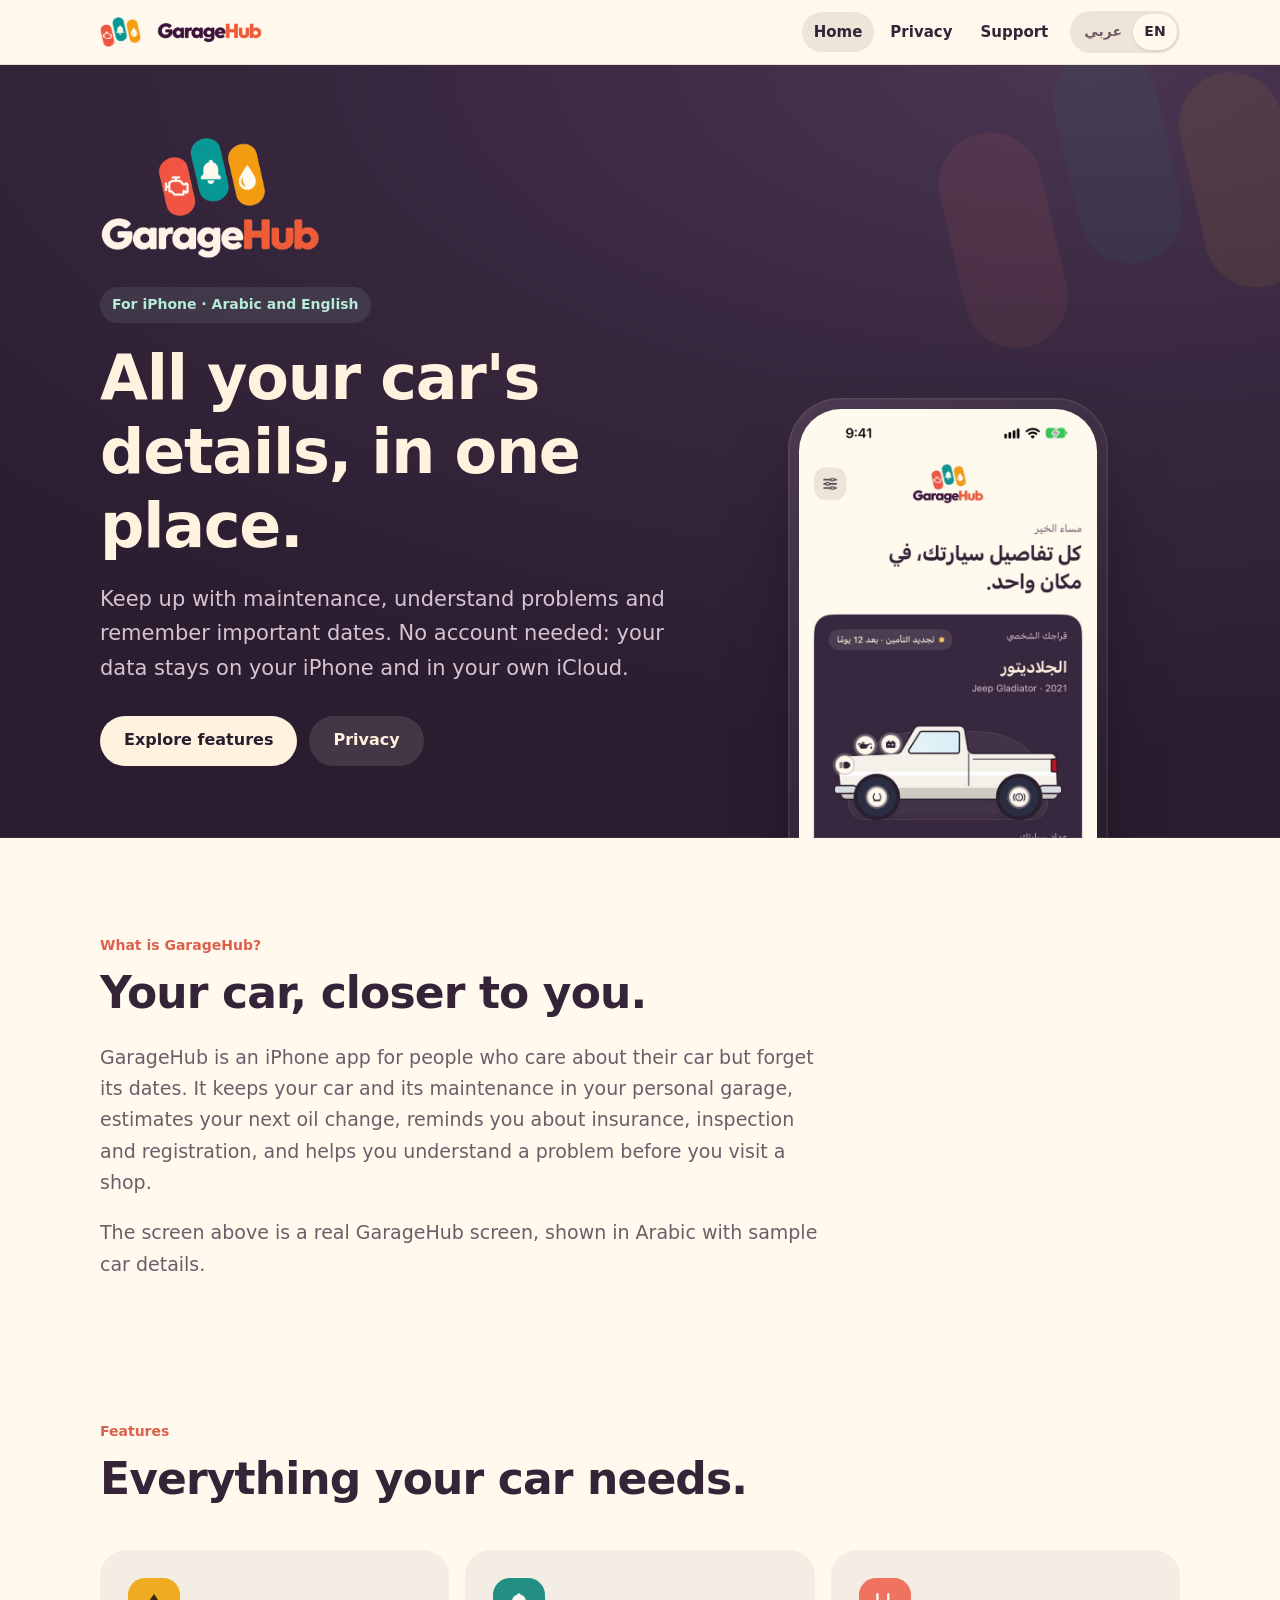
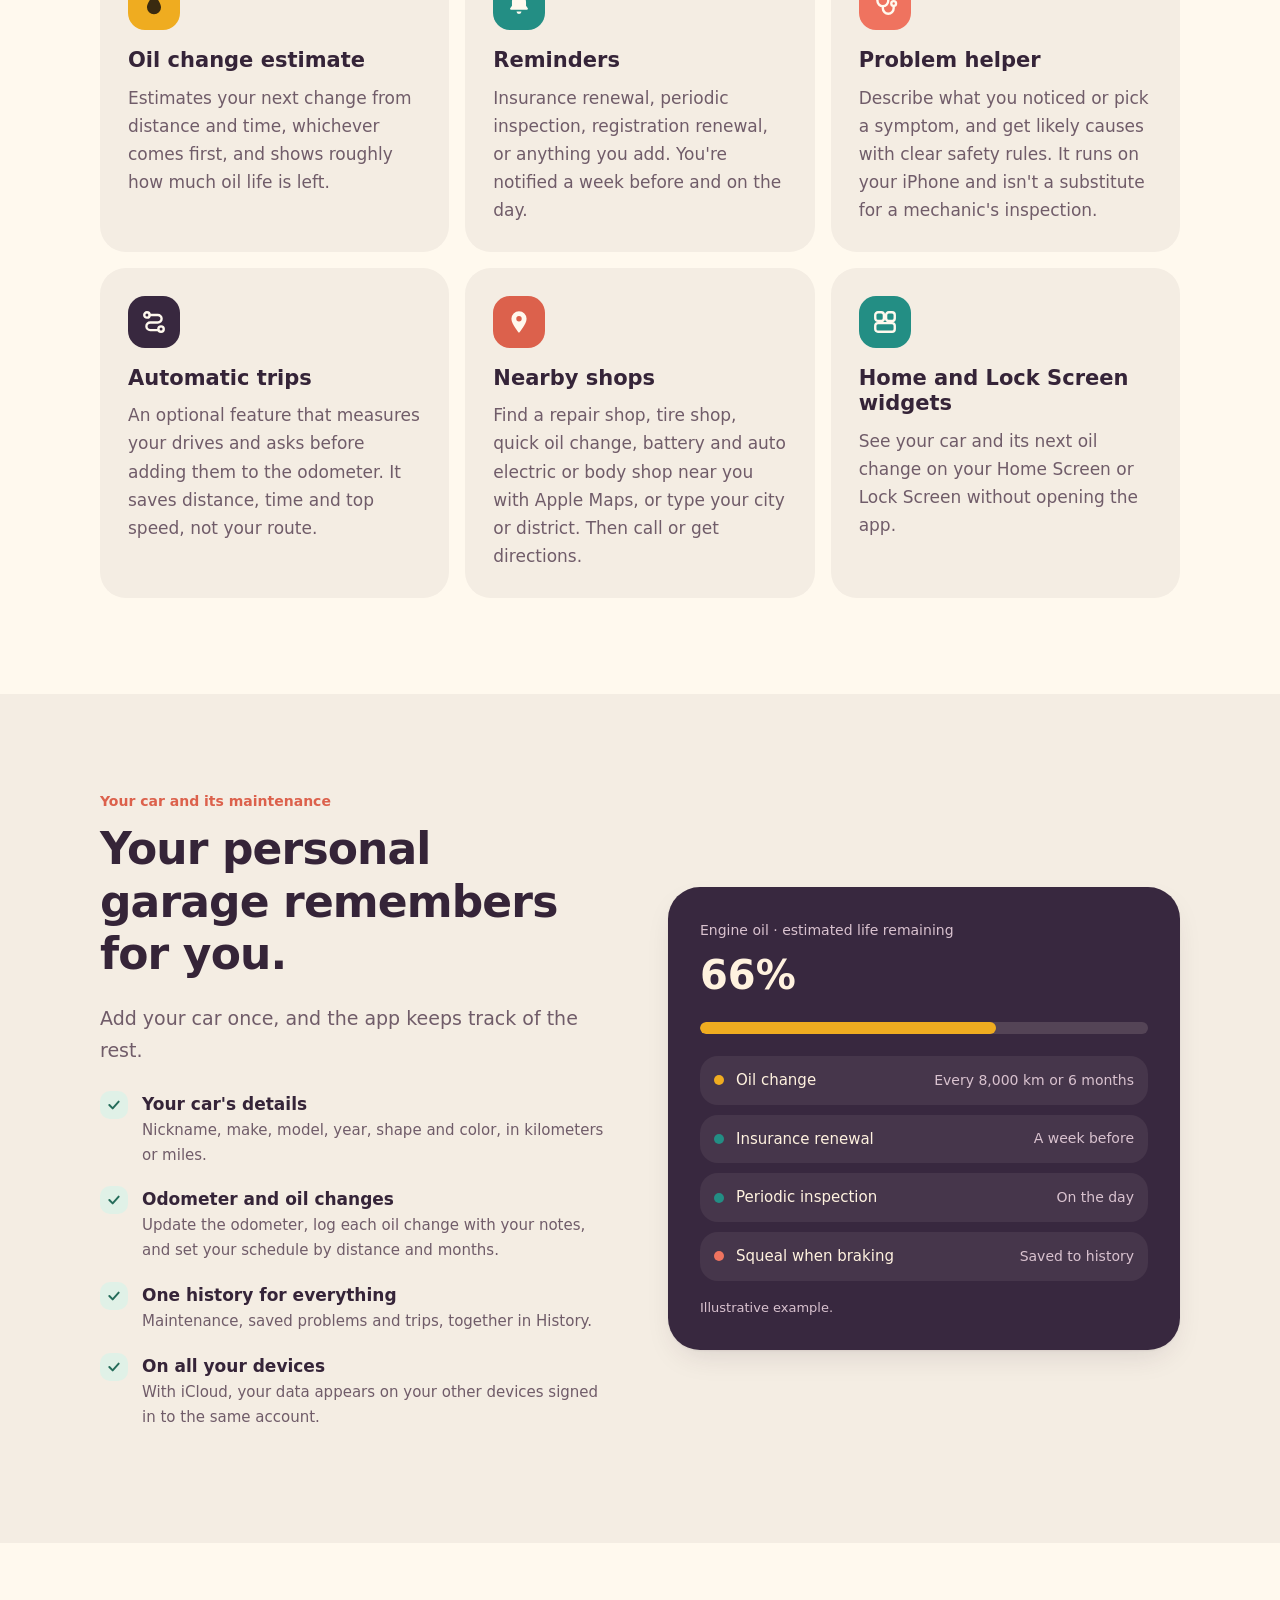
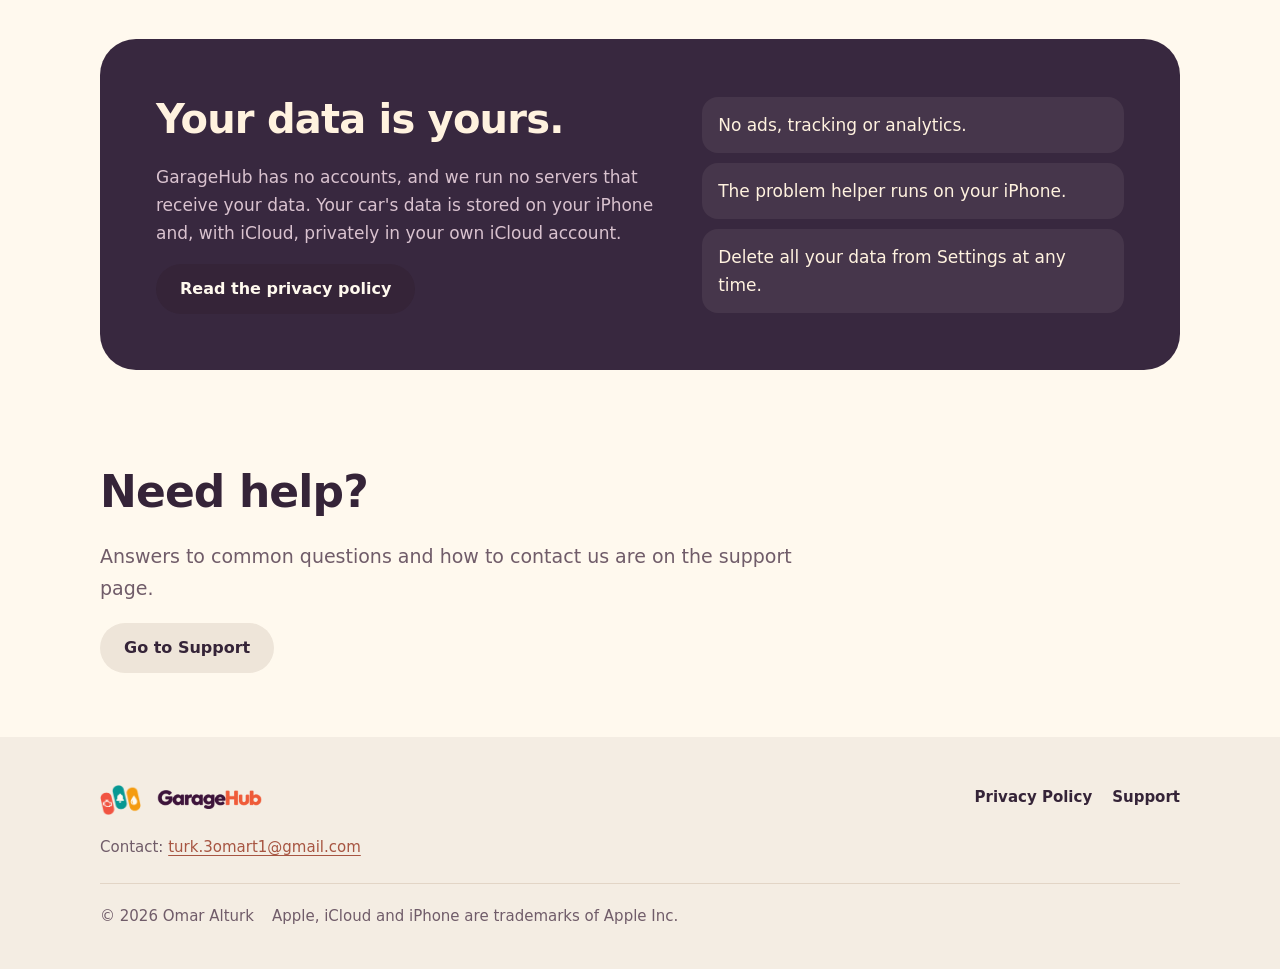
<file: index.html>
<!doctype html>
<html lang="ar" dir="rtl" data-title-ar="GarageHub · كل تفاصيل سيارتك، في مكان واحد" data-title-en="GarageHub · All your car's details, in one place">
<head>
<meta charset="utf-8">
<meta name="viewport" content="width=device-width, initial-scale=1, viewport-fit=cover">
<title>GarageHub · All your car's details, in one place · كل تفاصيل سيارتك، في مكان واحد</title>
<meta name="description" content="GarageHub is an iPhone app for your car: oil change estimates, maintenance reminders, automatic trips, a problem helper and nearby repair shops, in Arabic and English. تطبيق آيفون لسيارتك: موعد تغيير الزيت، التذكيرات، المشاوير، فهم المشاكل والورش القريبة.">
<meta name="theme-color" content="#FFF9EE" media="(prefers-color-scheme: light)">
<meta name="theme-color" content="#1D1420" media="(prefers-color-scheme: dark)">
<meta property="og:type" content="website">
<meta property="og:site_name" content="GarageHub">
<meta property="og:title" content="GarageHub">
<meta property="og:description" content="All your car's details, in one place. · كل تفاصيل سيارتك، في مكان واحد.">
<meta property="og:image" content="assets/img/app-icon-512.png">
<meta name="twitter:card" content="summary">
<link rel="icon" type="image/png" sizes="32x32" href="assets/img/favicon-32.png">
<link rel="apple-touch-icon" href="assets/img/app-icon-180.png">
<link rel="stylesheet" href="assets/site.css">
<script src="assets/site.js"></script>
</head>
<body>
<a class="skip" href="#main"><span data-l="ar" lang="ar">انتقل إلى المحتوى</span><span data-l="en" lang="en">Skip to content</span></a>

<header class="site-header">
  <div class="wrap">
    <a class="brand" href="./" aria-label="GarageHub">
      <img class="mark" src="assets/img/mark.png" alt="" width="360" height="266">
      <picture>
        <source srcset="assets/img/wordmark-dark.png" media="(prefers-color-scheme: dark)">
        <img class="word" src="assets/img/wordmark-light.png" alt="GarageHub" width="600" height="108">
      </picture>
    </a>
    <nav class="nav" aria-label="Main · الرئيسية">
      <a class="nav-home" href="./" aria-current="page"><span data-l="ar" lang="ar">الرئيسية</span><span data-l="en" lang="en">Home</span></a>
      <a href="privacy/"><span data-l="ar" lang="ar">الخصوصية</span><span data-l="en" lang="en">Privacy</span></a>
      <a href="support/"><span data-l="ar" lang="ar">الدعم</span><span data-l="en" lang="en">Support</span></a>
      <div class="lang-switch" role="group" aria-label="Language · اللغة">
        <button type="button" data-set-lang="ar" lang="ar" aria-pressed="false">عربي</button>
        <button type="button" data-set-lang="en" lang="en" aria-pressed="false">EN</button>
      </div>
    </nav>
  </div>
</header>

<main id="main">

  <section class="hero on-dark">
    <svg class="capsules" viewBox="0 0 260 210" aria-hidden="true"><g transform="rotate(-13 55 135)"><rect x="20" y="65" width="64" height="135" rx="32" fill="#EF735F"/></g><g transform="rotate(-13 126 97)"><rect x="94" y="13" width="64" height="135" rx="32" fill="#238E84"/></g><g transform="rotate(-13 204 112)"><rect x="172" y="28" width="64" height="135" rx="32" fill="#EFAC20"/></g></svg>
    <div class="wrap">
      <div class="hero-copy">
        <img class="hero-logo" src="assets/img/logo-dark.png" alt="GarageHub" width="600" height="334">
        <div data-l="ar" lang="ar" dir="rtl">
          <span class="eyebrow">تطبيق للآيفون · عربي وإنجليزي</span>
          <h1>كل تفاصيل سيارتك، في مكان واحد.</h1>
          <p class="lead">تابع صيانتها، افهم مشاكلها، وتذكّر مواعيدها في مكان واحد. بدون حساب، وبياناتك على جهازك وفي حساب iCloud الخاص بك.</p>
          <div class="actions">
            <a class="btn btn-primary" href="#features">اكتشف المزايا</a>
            <a class="btn btn-ghost" href="privacy/">الخصوصية</a>
          </div>
        </div>
        <div data-l="en" lang="en" dir="ltr">
          <span class="eyebrow">For iPhone · Arabic and English</span>
          <h1>All your car's details, in one place.</h1>
          <p class="lead">Keep up with maintenance, understand problems and remember important dates. No account needed: your data stays on your iPhone and in your own iCloud.</p>
          <div class="actions">
            <a class="btn btn-primary" href="#features">Explore features</a>
            <a class="btn btn-ghost" href="privacy/">Privacy</a>
          </div>
        </div>
      </div>
      <div class="device">
        <img src="assets/img/screen-garage-ar.jpg" width="1206" height="2622" loading="eager"
             alt="GarageHub's garage screen in Arabic: a car card with the odometer reading and an insurance renewal reminder · شاشة قراجك في GarageHub">
      </div>
    </div>
  </section>

  <section class="section" id="intro">
    <div class="wrap">
      <div class="section-head reveal">
        <div data-l="ar" lang="ar" dir="rtl">
          <span class="kicker">ما هو GarageHub؟</span>
          <h2>سيارتك أقرب لك.</h2>
          <p>GarageHub تطبيق آيفون لمن يهتم بسيارته وينسى مواعيدها. يحفظ تفاصيل سيارتك وصيانتها في قراجك الشخصي، ويقدّر موعد تغيير الزيت، ويذكّرك بالتأمين والفحص الدوري والاستمارة، ويساعدك على فهم المشكلة قبل أن تزور الورشة.</p>
          <p class="device-caption">الصورة أعلاه من شاشة حقيقية في التطبيق، ببيانات سيارة تجريبية.</p>
        </div>
        <div data-l="en" lang="en" dir="ltr">
          <span class="kicker">What is GarageHub?</span>
          <h2>Your car, closer to you.</h2>
          <p>GarageHub is an iPhone app for people who care about their car but forget its dates. It keeps your car and its maintenance in your personal garage, estimates your next oil change, reminds you about insurance, inspection and registration, and helps you understand a problem before you visit a shop.</p>
          <p class="device-caption">The screen above is a real GarageHub screen, shown in Arabic with sample car details.</p>
        </div>
      </div>
    </div>
  </section>

  <section class="section" id="features" style="padding-top:0">
    <div class="wrap">
      <div class="section-head reveal">
        <div data-l="ar" lang="ar" dir="rtl"><span class="kicker">المزايا</span><h2>كل ما تحتاجه لسيارتك.</h2></div>
        <div data-l="en" lang="en" dir="ltr"><span class="kicker">Features</span><h2>Everything your car needs.</h2></div>
      </div>
      <div class="grid">
        <article class="card reveal">
          <div class="icon i-amber" aria-hidden="true"><svg viewBox="0 0 24 24" fill="currentColor"><path d="M12 2.5c-2.3 3.9-6.5 8.7-6.5 12.5a6.5 6.5 0 0 0 13 0c0-3.8-4.2-8.6-6.5-12.5Z"/></svg></div>
          <div data-l="ar" lang="ar" dir="rtl"><h3>موعد تغيير الزيت</h3><p>يقدّر التطبيق موعد التغيير القادم من المسافة والمدة، والأقرب منهما هو المعتمد، ويعرض عمر الزيت المتبقي تقريبًا.</p></div>
          <div data-l="en" lang="en" dir="ltr"><h3>Oil change estimate</h3><p>Estimates your next change from distance and time, whichever comes first, and shows roughly how much oil life is left.</p></div>
        </article>
        <article class="card reveal">
          <div class="icon i-teal" aria-hidden="true"><svg viewBox="0 0 24 24" fill="currentColor"><path d="M12 2a1.6 1.6 0 0 1 1.6 1.5c3.4.7 4.9 3.5 4.9 7v3.2l1.6 2.3c.4.6 0 1.4-.8 1.4H4.7c-.8 0-1.2-.8-.8-1.4l1.6-2.3v-3.2c0-3.5 1.5-6.3 4.9-7A1.6 1.6 0 0 1 12 2Zm-2.3 17h4.6a2.3 2.3 0 0 1-4.6 0Z"/></svg></div>
          <div data-l="ar" lang="ar" dir="rtl"><h3>التذكيرات</h3><p>تجديد التأمين، الفحص الدوري، تجديد الاستمارة، أو أي تذكير تضيفه. يصلك تنبيه قبل الموعد بأسبوع وفي يومه.</p></div>
          <div data-l="en" lang="en" dir="ltr"><h3>Reminders</h3><p>Insurance renewal, periodic inspection, registration renewal, or anything you add. You're notified a week before and on the day.</p></div>
        </article>
        <article class="card reveal">
          <div class="icon i-coral" aria-hidden="true"><svg viewBox="0 0 24 24" fill="none" stroke="currentColor" stroke-width="2.2" stroke-linecap="round" stroke-linejoin="round"><path d="M5 3v6a5 5 0 0 0 10 0V3"/><path d="M10 14v2a5 5 0 0 0 10 0v-2"/><circle cx="20" cy="11.5" r="2.2"/></svg></div>
          <div data-l="ar" lang="ar" dir="rtl"><h3>فهم المشكلة</h3><p>صف ما لاحظته أو اختر عَرَضًا، ويقترح التطبيق أسبابًا محتملة مع قواعد سلامة واضحة. يعمل على جهازك، وليس بديلًا عن فحص المختص.</p></div>
          <div data-l="en" lang="en" dir="ltr"><h3>Problem helper</h3><p>Describe what you noticed or pick a symptom, and get likely causes with clear safety rules. It runs on your iPhone and isn't a substitute for a mechanic's inspection.</p></div>
        </article>
        <article class="card reveal">
          <div class="icon i-plum" aria-hidden="true"><svg viewBox="0 0 24 24" fill="none" stroke="currentColor" stroke-width="2.2" stroke-linecap="round" stroke-linejoin="round"><circle cx="5.5" cy="5.5" r="2.5"/><circle cx="18.5" cy="18.5" r="2.5"/><path d="M8 5.5h7.5a3.5 3.5 0 0 1 0 7h-7a3.5 3.5 0 0 0 0 7H16"/></svg></div>
          <div data-l="ar" lang="ar" dir="rtl"><h3>المشاوير التلقائية</h3><p>ميزة اختيارية تقيس مشاويرك وتسألك قبل إضافة مسافتها إلى العداد. تحفظ المسافة والوقت وأعلى سرعة، وليس مسارك.</p></div>
          <div data-l="en" lang="en" dir="ltr"><h3>Automatic trips</h3><p>An optional feature that measures your drives and asks before adding them to the odometer. It saves distance, time and top speed, not your route.</p></div>
        </article>
        <article class="card reveal">
          <div class="icon i-hub" aria-hidden="true"><svg viewBox="0 0 24 24" fill="currentColor"><path d="M12 2a7 7 0 0 0-7 7c0 5 7 13 7 13s7-8 7-13a7 7 0 0 0-7-7Zm0 9.5A2.5 2.5 0 1 1 12 6.5a2.5 2.5 0 0 1 0 5Z"/></svg></div>
          <div data-l="ar" lang="ar" dir="rtl"><h3>الورش القريبة</h3><p>ابحث عبر خرائط Apple عن ورشة صيانة أو إطارات أو تغيير زيت أو بطاريات وكهرباء أو سمكرة قريبة منك، أو اكتب اسم مدينتك أو حيّك، ثم اتصل أو احصل على الاتجاهات.</p></div>
          <div data-l="en" lang="en" dir="ltr"><h3>Nearby shops</h3><p>Find a repair shop, tire shop, quick oil change, battery and auto electric or body shop near you with Apple Maps, or type your city or district. Then call or get directions.</p></div>
        </article>
        <article class="card reveal">
          <div class="icon i-teal" aria-hidden="true"><svg viewBox="0 0 24 24" fill="none" stroke="currentColor" stroke-width="2.2" stroke-linecap="round" stroke-linejoin="round"><rect x="3" y="3" width="8" height="8" rx="2.5"/><rect x="13" y="3" width="8" height="8" rx="2.5"/><rect x="3" y="13" width="18" height="8" rx="2.5"/></svg></div>
          <div data-l="ar" lang="ar" dir="rtl"><h3>أدوات الشاشة الرئيسية والقفل</h3><p>شاهد سيارتك وموعد تغيير الزيت القادم على الشاشة الرئيسية أو شاشة القفل دون فتح التطبيق.</p></div>
          <div data-l="en" lang="en" dir="ltr"><h3>Home and Lock Screen widgets</h3><p>See your car and its next oil change on your Home Screen or Lock Screen without opening the app.</p></div>
        </article>
      </div>
    </div>
  </section>

  <section class="section" id="maintenance" style="background:var(--surface)">
    <div class="wrap split">
      <div class="reveal">
        <div data-l="ar" lang="ar" dir="rtl">
          <span class="kicker">سيارتك وصيانتها</span>
          <h2 style="font-size:clamp(30px,4.4vw,44px)">قراجك الشخصي يتذكّر عنك.</h2>
          <p style="color:var(--subtext);font-size:19px">أضف سيارتك مرة واحدة، والتطبيق يتابع الباقي.</p>
          <ul class="checks">
            <li><span aria-hidden="true"><svg viewBox="0 0 24 24" fill="none" stroke="currentColor" stroke-width="3" stroke-linecap="round" stroke-linejoin="round"><path d="m5 12 5 5 9-10"/></svg></span><span><b>بيانات سيارتك</b><small>الاسم والشركة والموديل والسنة والشكل واللون، ووحدة المسافة بالكيلومتر أو الميل.</small></span></li>
            <li><span aria-hidden="true"><svg viewBox="0 0 24 24" fill="none" stroke="currentColor" stroke-width="3" stroke-linecap="round" stroke-linejoin="round"><path d="m5 12 5 5 9-10"/></svg></span><span><b>العداد وتغييرات الزيت</b><small>حدّث قراءة العداد وسجّل كل تغيير زيت مع ملاحظاتك، واضبط جدول التغيير بالمسافة والأشهر.</small></span></li>
            <li><span aria-hidden="true"><svg viewBox="0 0 24 24" fill="none" stroke="currentColor" stroke-width="3" stroke-linecap="round" stroke-linejoin="round"><path d="m5 12 5 5 9-10"/></svg></span><span><b>سجل واحد لكل شيء</b><small>الصيانة والمشاكل المحفوظة والمشاوير في صفحة السجل.</small></span></li>
            <li><span aria-hidden="true"><svg viewBox="0 0 24 24" fill="none" stroke="currentColor" stroke-width="3" stroke-linecap="round" stroke-linejoin="round"><path d="m5 12 5 5 9-10"/></svg></span><span><b>على كل أجهزتك</b><small>مع iCloud تظهر بياناتك على أجهزتك الأخرى المسجّلة بنفس الحساب.</small></span></li>
          </ul>
        </div>
        <div data-l="en" lang="en" dir="ltr">
          <span class="kicker">Your car and its maintenance</span>
          <h2 style="font-size:clamp(30px,4.4vw,44px)">Your personal garage remembers for you.</h2>
          <p style="color:var(--subtext);font-size:19px">Add your car once, and the app keeps track of the rest.</p>
          <ul class="checks">
            <li><span aria-hidden="true"><svg viewBox="0 0 24 24" fill="none" stroke="currentColor" stroke-width="3" stroke-linecap="round" stroke-linejoin="round"><path d="m5 12 5 5 9-10"/></svg></span><span><b>Your car's details</b><small>Nickname, make, model, year, shape and color, in kilometers or miles.</small></span></li>
            <li><span aria-hidden="true"><svg viewBox="0 0 24 24" fill="none" stroke="currentColor" stroke-width="3" stroke-linecap="round" stroke-linejoin="round"><path d="m5 12 5 5 9-10"/></svg></span><span><b>Odometer and oil changes</b><small>Update the odometer, log each oil change with your notes, and set your schedule by distance and months.</small></span></li>
            <li><span aria-hidden="true"><svg viewBox="0 0 24 24" fill="none" stroke="currentColor" stroke-width="3" stroke-linecap="round" stroke-linejoin="round"><path d="m5 12 5 5 9-10"/></svg></span><span><b>One history for everything</b><small>Maintenance, saved problems and trips, together in History.</small></span></li>
            <li><span aria-hidden="true"><svg viewBox="0 0 24 24" fill="none" stroke="currentColor" stroke-width="3" stroke-linecap="round" stroke-linejoin="round"><path d="m5 12 5 5 9-10"/></svg></span><span><b>On all your devices</b><small>With iCloud, your data appears on your other devices signed in to the same account.</small></span></li>
          </ul>
        </div>
      </div>

      <div class="panel reveal" aria-hidden="true">
        <div data-l="ar" lang="ar" dir="rtl">
          <div class="label">زيت المحرك · العمر المتبقي تقديرًا</div>
          <div class="big">66%</div>
          <div class="lifebar"><i></i></div>
          <div class="panel-rows">
            <div class="panel-row"><span class="dot" style="background:var(--amber)"></span>تغيير الزيت<span class="when">كل 8,000 كم أو 6 أشهر</span></div>
            <div class="panel-row"><span class="dot" style="background:var(--teal)"></span>تجديد التأمين<span class="when">تذكير قبل أسبوع</span></div>
            <div class="panel-row"><span class="dot" style="background:var(--teal)"></span>الفحص الدوري<span class="when">في يوم الموعد</span></div>
            <div class="panel-row"><span class="dot" style="background:var(--coral)"></span>صوت عند الفرامل<span class="when">محفوظ في السجل</span></div>
          </div>
          <p class="panel-note">مثال توضيحي.</p>
        </div>
        <div data-l="en" lang="en" dir="ltr">
          <div class="label">Engine oil · estimated life remaining</div>
          <div class="big">66%</div>
          <div class="lifebar"><i></i></div>
          <div class="panel-rows">
            <div class="panel-row"><span class="dot" style="background:var(--amber)"></span>Oil change<span class="when">Every 8,000 km or 6 months</span></div>
            <div class="panel-row"><span class="dot" style="background:var(--teal)"></span>Insurance renewal<span class="when">A week before</span></div>
            <div class="panel-row"><span class="dot" style="background:var(--teal)"></span>Periodic inspection<span class="when">On the day</span></div>
            <div class="panel-row"><span class="dot" style="background:var(--coral)"></span>Squeal when braking<span class="when">Saved to history</span></div>
          </div>
          <p class="panel-note">Illustrative example.</p>
        </div>
      </div>
    </div>
  </section>

  <section class="section" id="privacy">
    <div class="wrap">
      <div class="band reveal">
        <div>
          <div data-l="ar" lang="ar" dir="rtl">
            <h2>بياناتك لك.</h2>
            <p>لا يوجد حساب في GarageHub، ولا خوادم لنا تستقبل بياناتك. تُحفظ بيانات سيارتك على جهازك، ومع iCloud تُحفظ نسخة خاصة في حساب iCloud الخاص بك.</p>
            <a class="btn btn-primary" href="privacy/">اقرأ سياسة الخصوصية</a>
          </div>
          <div data-l="en" lang="en" dir="ltr">
            <h2>Your data is yours.</h2>
            <p>GarageHub has no accounts, and we run no servers that receive your data. Your car's data is stored on your iPhone and, with iCloud, privately in your own iCloud account.</p>
            <a class="btn btn-primary" href="privacy/">Read the privacy policy</a>
          </div>
        </div>
        <div>
          <ul data-l="ar" lang="ar" dir="rtl">
            <li>لا إعلانات ولا تتبع ولا أدوات تحليل.</li>
            <li>مساعد المشاكل يعمل على جهازك.</li>
            <li>احذف كل بياناتك من الإعدادات في أي وقت.</li>
          </ul>
          <ul data-l="en" lang="en" dir="ltr">
            <li>No ads, tracking or analytics.</li>
            <li>The problem helper runs on your iPhone.</li>
            <li>Delete all your data from Settings at any time.</li>
          </ul>
        </div>
      </div>
    </div>
  </section>

  <section class="section-tight" id="help" style="padding-top:0">
    <div class="wrap">
      <div class="section-head reveal" style="margin-bottom:0">
        <div data-l="ar" lang="ar" dir="rtl">
          <h2>تحتاج مساعدة؟</h2>
          <p>إجابات الأسئلة الشائعة وطريقة التواصل معنا في صفحة الدعم.</p>
          <a class="btn btn-ghost" href="support/">صفحة الدعم</a>
        </div>
        <div data-l="en" lang="en" dir="ltr">
          <h2>Need help?</h2>
          <p>Answers to common questions and how to contact us are on the support page.</p>
          <a class="btn btn-ghost" href="support/">Go to Support</a>
        </div>
      </div>
    </div>
  </section>

</main>

<footer class="site-footer">
  <div class="wrap">
    <div>
      <a class="brand" href="./" aria-label="GarageHub">
        <img class="mark" src="assets/img/mark.png" alt="" width="360" height="266">
        <picture>
          <source srcset="assets/img/wordmark-dark.png" media="(prefers-color-scheme: dark)">
          <img class="word" src="assets/img/wordmark-light.png" alt="GarageHub" width="600" height="108">
        </picture>
      </a>
      <p style="margin:12px 0 0"><span data-l="ar" lang="ar">للتواصل: </span><span data-l="en" lang="en">Contact: </span><a href="mailto:turk.3omart1@gmail.com" dir="ltr">turk.3omart1@gmail.com</a></p>
    </div>
    <nav aria-label="Footer · التذييل">
      <a href="privacy/"><span data-l="ar" lang="ar">سياسة الخصوصية</span><span data-l="en" lang="en">Privacy Policy</span></a>
      <a href="support/"><span data-l="ar" lang="ar">الدعم</span><span data-l="en" lang="en">Support</span></a>
    </nav>
    <div class="legal">
      <span dir="ltr">© <span data-year>2026</span> Omar Alturk</span>
      <span><span data-l="ar" lang="ar">Apple وiCloud وiPhone علامات تجارية لشركة Apple Inc.</span><span data-l="en" lang="en">Apple, iCloud and iPhone are trademarks of Apple Inc.</span></span>
    </div>
  </div>
</footer>
</body>
</html>
</file>
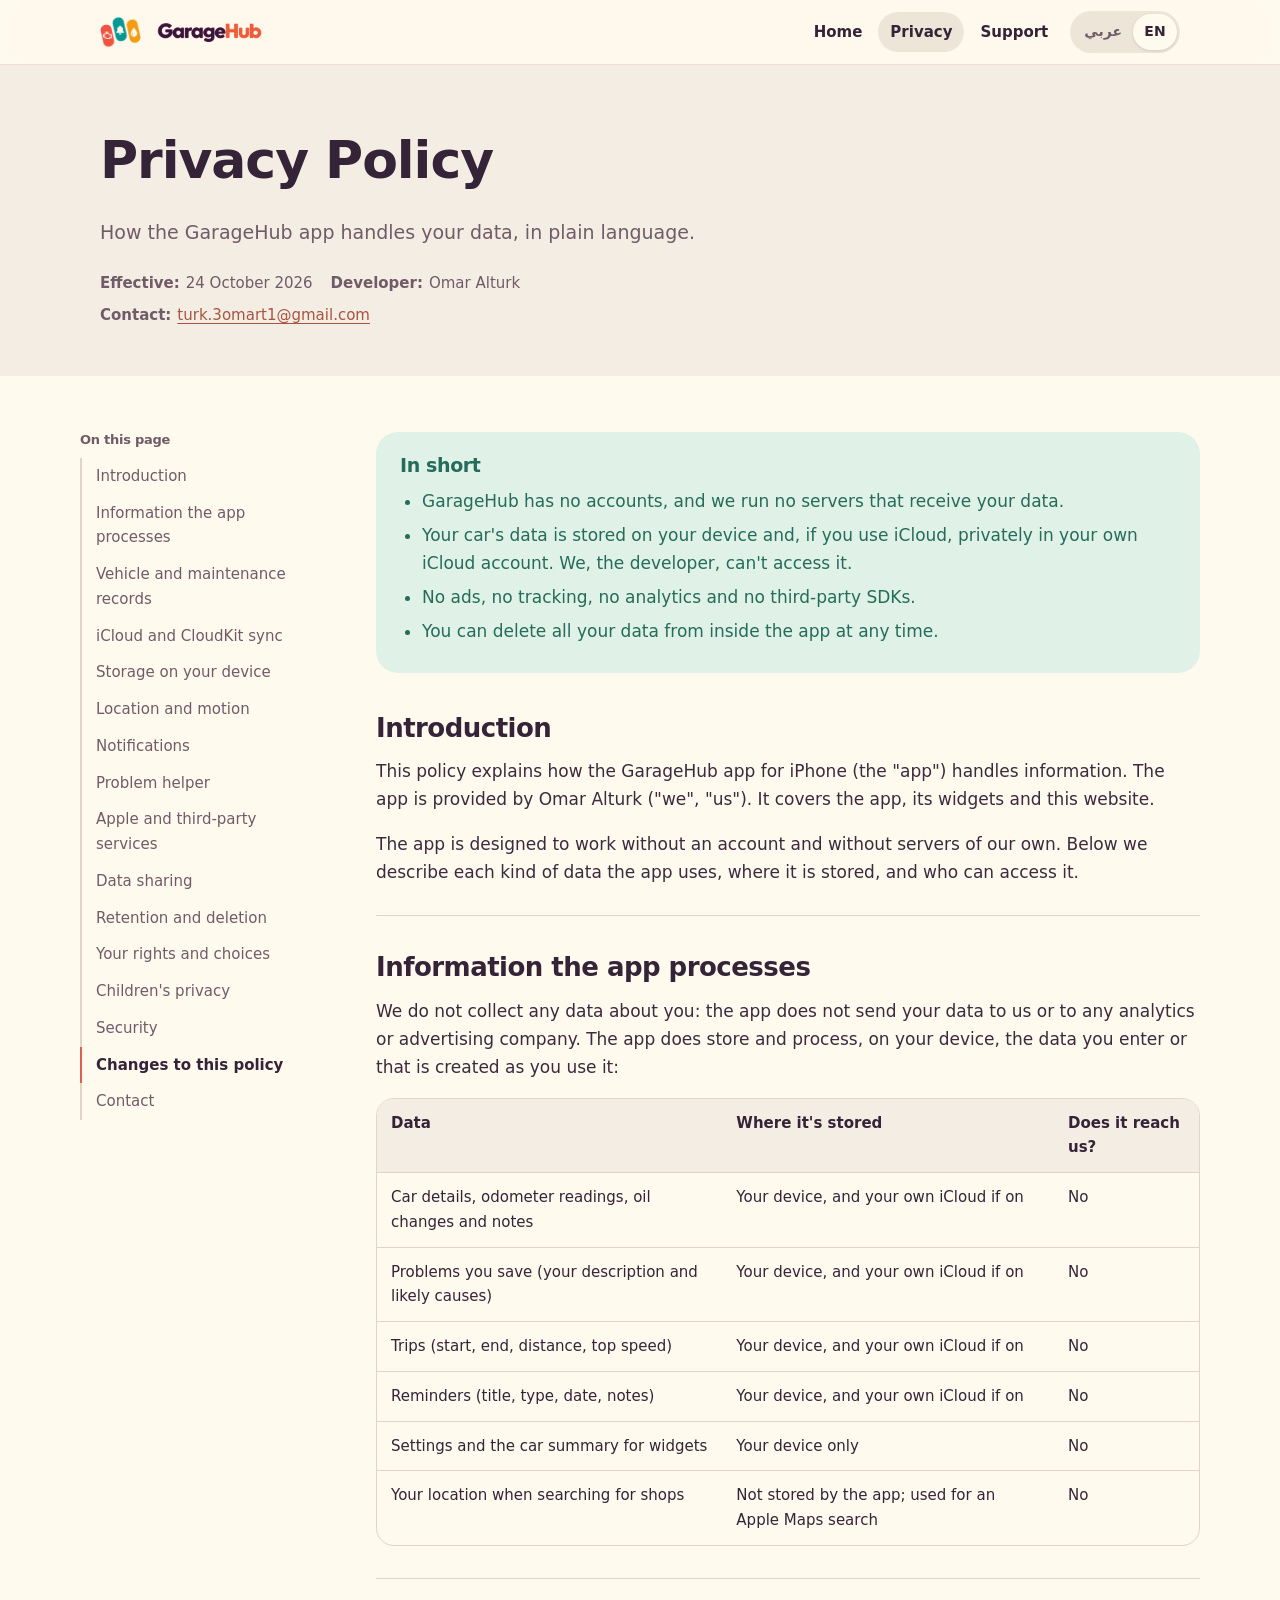
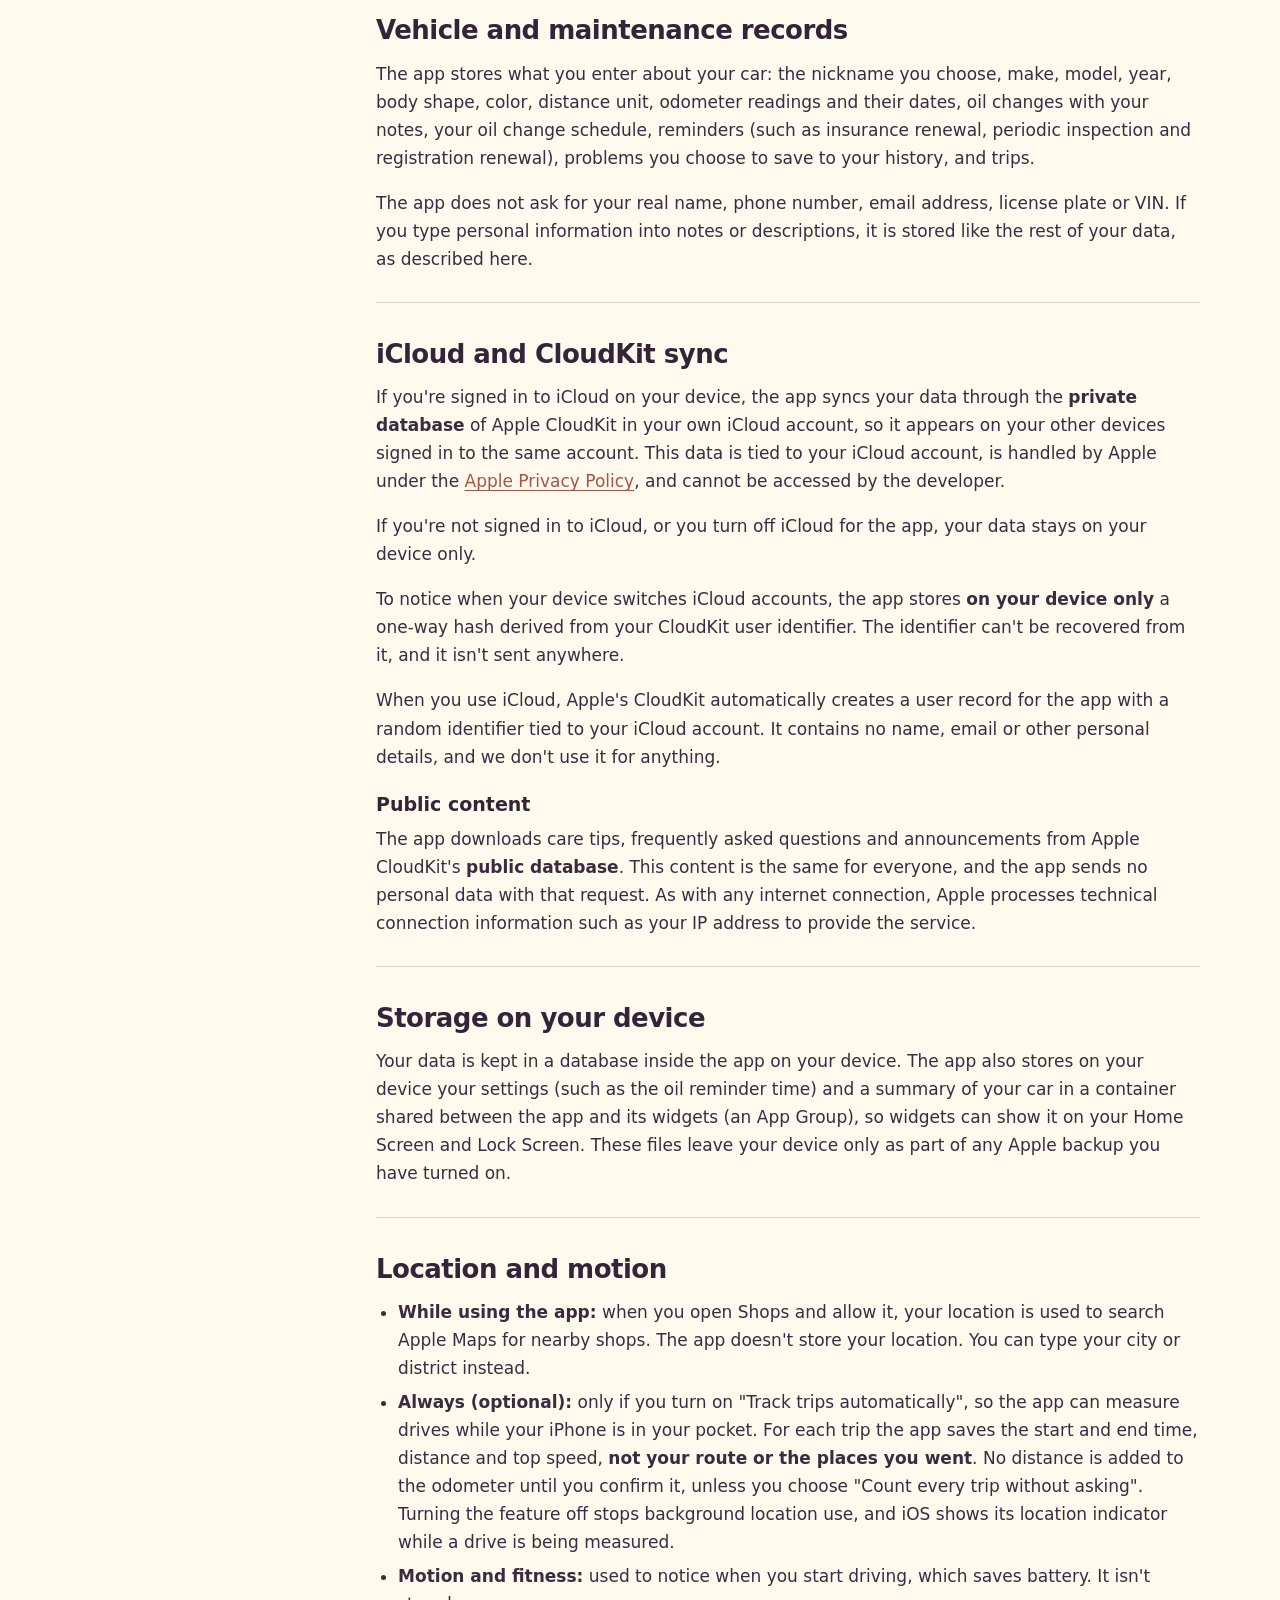
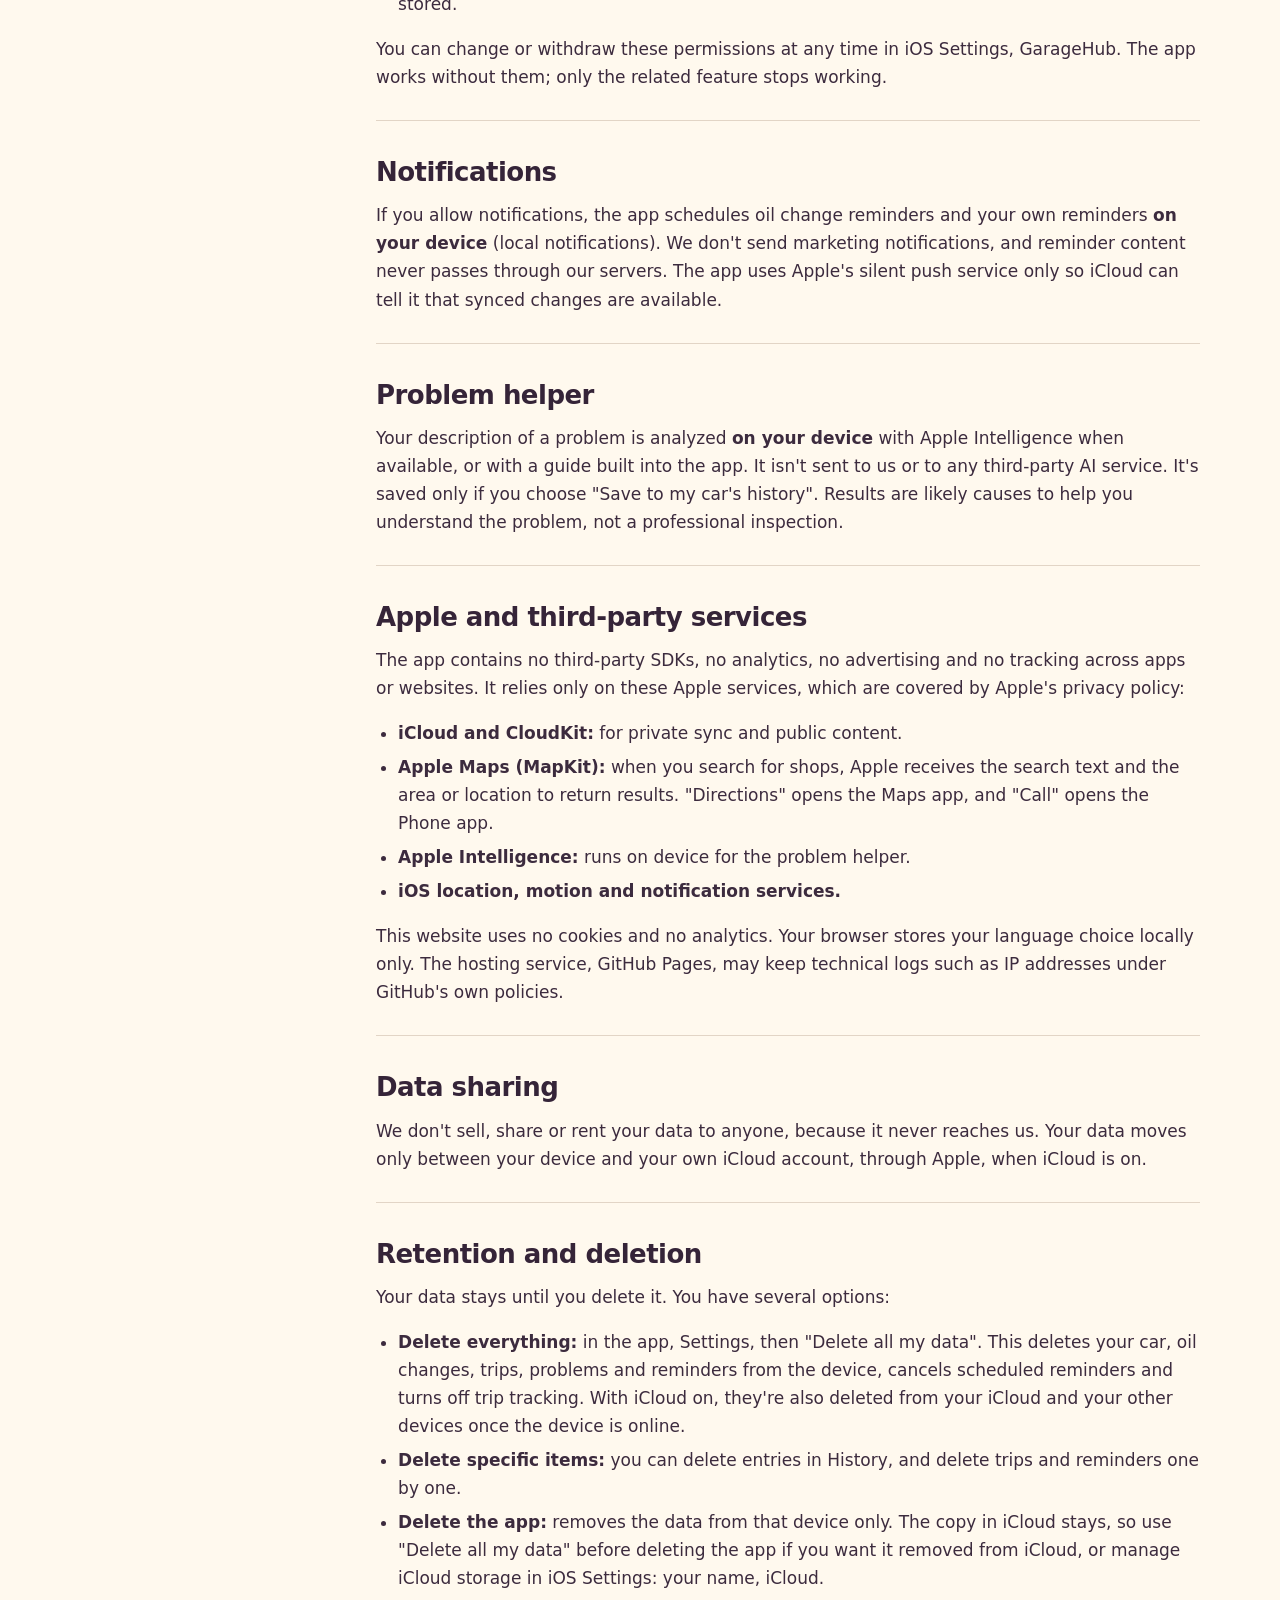
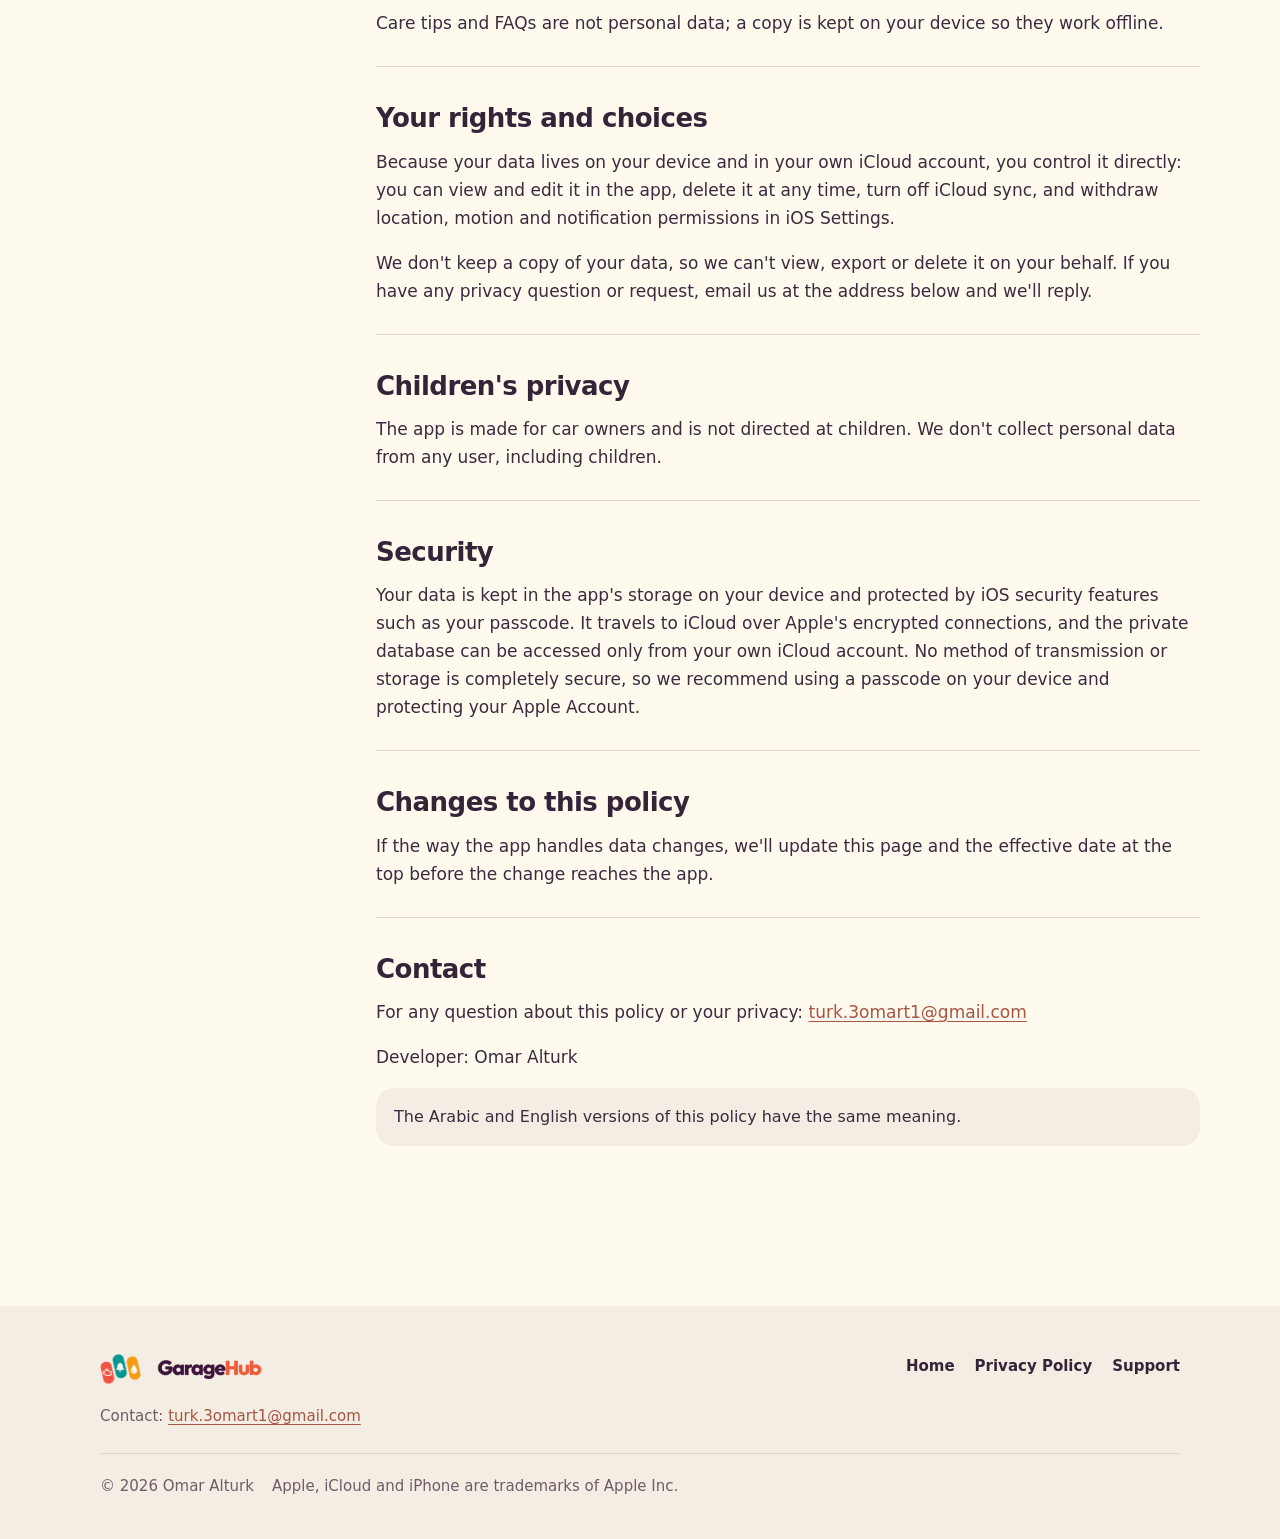
<file: privacy/index.html>
<!doctype html>
<html lang="ar" dir="rtl" data-title-ar="سياسة الخصوصية · GarageHub" data-title-en="Privacy Policy · GarageHub">
<head>
<meta charset="utf-8">
<meta name="viewport" content="width=device-width, initial-scale=1, viewport-fit=cover">
<title>Privacy Policy · سياسة الخصوصية · GarageHub</title>
<meta name="description" content="How the GarageHub iPhone app handles your data: no accounts, no analytics, data stored on your device and in your own iCloud. كيف يتعامل تطبيق GarageHub مع بياناتك.">
<meta name="theme-color" content="#FFF9EE" media="(prefers-color-scheme: light)">
<meta name="theme-color" content="#1D1420" media="(prefers-color-scheme: dark)">
<meta property="og:type" content="article">
<meta property="og:site_name" content="GarageHub">
<meta property="og:title" content="GarageHub Privacy Policy · سياسة الخصوصية">
<meta property="og:image" content="../assets/img/app-icon-512.png">
<link rel="icon" type="image/png" sizes="32x32" href="../assets/img/favicon-32.png">
<link rel="apple-touch-icon" href="../assets/img/app-icon-180.png">
<link rel="stylesheet" href="../assets/site.css">
<script src="../assets/site.js"></script>
</head>
<body>
<a class="skip" href="#main"><span data-l="ar" lang="ar">انتقل إلى المحتوى</span><span data-l="en" lang="en">Skip to content</span></a>

<header class="site-header">
  <div class="wrap">
    <a class="brand" href="../" aria-label="GarageHub">
      <img class="mark" src="../assets/img/mark.png" alt="" width="360" height="266">
      <picture>
        <source srcset="../assets/img/wordmark-dark.png" media="(prefers-color-scheme: dark)">
        <img class="word" src="../assets/img/wordmark-light.png" alt="GarageHub" width="600" height="108">
      </picture>
    </a>
    <nav class="nav" aria-label="Main · الرئيسية">
      <a class="nav-home" href="../"><span data-l="ar" lang="ar">الرئيسية</span><span data-l="en" lang="en">Home</span></a>
      <a href="./" aria-current="page"><span data-l="ar" lang="ar">الخصوصية</span><span data-l="en" lang="en">Privacy</span></a>
      <a href="../support/"><span data-l="ar" lang="ar">الدعم</span><span data-l="en" lang="en">Support</span></a>
      <div class="lang-switch" role="group" aria-label="Language · اللغة">
        <button type="button" data-set-lang="ar" lang="ar" aria-pressed="false">عربي</button>
        <button type="button" data-set-lang="en" lang="en" aria-pressed="false">EN</button>
      </div>
    </nav>
  </div>
</header>

<main id="main">

<!-- ============================ العربية ============================ -->
<div data-l="ar" lang="ar" dir="rtl">
  <div class="doc-hero">
    <div class="wrap">
      <h1>سياسة الخصوصية</h1>
      <p>كيف يتعامل تطبيق GarageHub مع بياناتك، بلغة واضحة.</p>
      <p class="meta">
        <span><b>تاريخ السريان:</b> 24 أكتوبر 2026</span>
        <span><b>المطوّر:</b> Omar Alturk</span>
        <span><b>للتواصل:</b> <a href="mailto:turk.3omart1@gmail.com" dir="ltr">turk.3omart1@gmail.com</a></span>
      </p>
    </div>
  </div>

  <div class="wrap doc-layout">
    <nav class="toc" aria-label="محتويات الصفحة">
      <h2>في هذه الصفحة</h2>
      <ol>
        <li><a href="#ar-intro">مقدمة</a></li>
        <li><a href="#ar-collect">البيانات التي يعالجها التطبيق</a></li>
        <li><a href="#ar-vehicle">بيانات السيارة والصيانة</a></li>
        <li><a href="#ar-icloud">مزامنة iCloud وCloudKit</a></li>
        <li><a href="#ar-local">التخزين على جهازك</a></li>
        <li><a href="#ar-location">الموقع والحركة</a></li>
        <li><a href="#ar-notifications">التنبيهات</a></li>
        <li><a href="#ar-ai">مساعد المشاكل</a></li>
        <li><a href="#ar-services">خدمات Apple والجهات الخارجية</a></li>
        <li><a href="#ar-sharing">مشاركة البيانات</a></li>
        <li><a href="#ar-retention">الاحتفاظ بالبيانات وحذفها</a></li>
        <li><a href="#ar-rights">حقوقك وخياراتك</a></li>
        <li><a href="#ar-children">خصوصية الأطفال</a></li>
        <li><a href="#ar-security">الأمان</a></li>
        <li><a href="#ar-changes">التغييرات على السياسة</a></li>
        <li><a href="#ar-contact">التواصل</a></li>
      </ol>
    </nav>

    <article class="doc">
      <div class="summary">
        <h2>باختصار</h2>
        <ul>
          <li>لا يوجد حساب في GarageHub، ولا نملك خوادم تستقبل بياناتك.</li>
          <li>بيانات سيارتك تُحفظ على جهازك، وإذا كنت تستخدم iCloud تُحفظ نسخة خاصة في حساب iCloud الخاص بك. نحن، المطوّر، لا نستطيع الاطلاع عليها.</li>
          <li>لا إعلانات، ولا تتبع، ولا أدوات تحليل، ولا حزم برمجية من جهات خارجية.</li>
          <li>يمكنك حذف كل بياناتك من داخل التطبيق في أي وقت.</li>
        </ul>
      </div>

      <section id="ar-intro">
        <h2>مقدمة</h2>
        <p>توضح هذه السياسة كيف يتعامل تطبيق GarageHub لأجهزة iPhone (ويُشار إليه هنا بـ"التطبيق") مع المعلومات. يقدّم التطبيق Omar Alturk (ويُشار إليه بـ"نحن"). تنطبق هذه السياسة على التطبيق وأدواته (Widgets) وعلى هذا الموقع.</p>
        <p>صُمّم التطبيق ليعمل دون حساب ودون خوادم خاصة بنا. نشرح أدناه كل نوع من البيانات التي يستخدمها التطبيق، وأين تُحفظ، ومن يستطيع الوصول إليها.</p>
      </section>

      <section id="ar-collect">
        <h2>البيانات التي يعالجها التطبيق</h2>
        <p>"نحن" لا نجمع أي بيانات عنك: لا يُرسل التطبيق بياناتك إلينا ولا إلى أي جهة تحليل أو إعلان. لكن التطبيق يحفظ ويعالج على جهازك البيانات التي تُدخلها أنت أو التي تُنشأ أثناء استخدامه:</p>
        <div class="table-wrap">
          <table>
            <thead><tr><th>البيانات</th><th>أين تُحفظ</th><th>هل تصل إلينا؟</th></tr></thead>
            <tbody>
              <tr><td>بيانات السيارة والعداد وتغييرات الزيت والملاحظات</td><td>جهازك، وحساب iCloud الخاص بك إذا كان مفعّلًا</td><td>لا</td></tr>
              <tr><td>المشاكل التي تحفظها (وصفك والأسباب المحتملة)</td><td>جهازك، وحساب iCloud الخاص بك إذا كان مفعّلًا</td><td>لا</td></tr>
              <tr><td>المشاوير (البداية والنهاية والمسافة وأعلى سرعة)</td><td>جهازك، وحساب iCloud الخاص بك إذا كان مفعّلًا</td><td>لا</td></tr>
              <tr><td>التذكيرات (العنوان والنوع والتاريخ والملاحظات)</td><td>جهازك، وحساب iCloud الخاص بك إذا كان مفعّلًا</td><td>لا</td></tr>
              <tr><td>الإعدادات وملخص السيارة للأدوات</td><td>جهازك فقط</td><td>لا</td></tr>
              <tr><td>موقعك عند البحث عن ورش</td><td>لا يحفظه التطبيق؛ يُستخدم للبحث عبر خرائط Apple</td><td>لا</td></tr>
            </tbody>
          </table>
        </div>
      </section>

      <section id="ar-vehicle">
        <h2>بيانات السيارة والصيانة</h2>
        <p>يحفظ التطبيق ما تُدخله عن سيارتك: الاسم الذي تختاره لها، والشركة، والموديل، والسنة، والشكل، واللون، ووحدة المسافة، وقراءات العداد وتواريخها، وتغييرات الزيت مع ملاحظاتك، وجدول تغيير الزيت، والتذكيرات (مثل تجديد التأمين والفحص الدوري وتجديد الاستمارة)، والمشاكل التي تختار حفظها في السجل، والمشاوير.</p>
        <p>لا يطلب التطبيق اسمك الحقيقي أو رقم جوالك أو بريدك أو رقم لوحة السيارة أو رقم الهيكل. إذا كتبت معلومات شخصية في حقول الملاحظات أو الأوصاف، فإنها تُحفظ مثل بقية بياناتك بالطريقة الموضحة هنا.</p>
      </section>

      <section id="ar-icloud">
        <h2>مزامنة iCloud وCloudKit</h2>
        <p>إذا كنت مسجّلًا في iCloud على جهازك، يزامن التطبيق بياناتك عبر <b>قاعدة البيانات الخاصة</b> في خدمة Apple CloudKit ضمن حساب iCloud الخاص بك، لتظهر على أجهزتك الأخرى المسجّلة بالحساب نفسه. هذه البيانات مرتبطة بحسابك في iCloud، وتديرها Apple وفق <a href="https://www.apple.com/legal/privacy/" rel="noopener">سياسة خصوصية Apple</a>، ولا يستطيع المطوّر الاطلاع عليها.</p>
        <p>إذا لم تكن مسجّلًا في iCloud، أو أوقفت iCloud لهذا التطبيق، تبقى بياناتك على جهازك فقط.</p>
        <p>لمعرفة متى يغيّر جهازك حساب iCloud، يحفظ التطبيق <b>على جهازك فقط</b> رمزًا مشفّرًا باتجاه واحد (hash) مشتقًا من معرّف حسابك في CloudKit. لا يمكن استرجاع المعرّف من هذا الرمز، ولا يُرسل إلى أي جهة.</p>
        <p>عند استخدامك iCloud، تُنشئ خدمة CloudKit من Apple تلقائيًا سجل مستخدم للتطبيق يحمل معرّفًا عشوائيًا مرتبطًا بحسابك في iCloud. لا يحتوي هذا السجل على اسمك أو بريدك أو أي بيانات شخصية أخرى، ولا نستخدمه لأي غرض.</p>
        <h3>المحتوى العام</h3>
        <p>يجلب التطبيق نصائح العناية والأسئلة الشائعة والإعلانات من <b>قاعدة البيانات العامة</b> في Apple CloudKit. هذا المحتوى نفسه لكل المستخدمين، ولا يُرسل التطبيق في هذا الطلب أي بيانات شخصية. وكأي اتصال بالإنترنت، تعالج Apple معلومات الاتصال التقنية مثل عنوان IP لتقديم الخدمة.</p>
      </section>

      <section id="ar-local">
        <h2>التخزين على جهازك</h2>
        <p>تُحفظ بياناتك في قاعدة بيانات داخل التطبيق على جهازك. ويحفظ التطبيق أيضًا على جهازك: إعداداتك (مثل وقت تذكير الزيت)، وملخصًا لسيارتك في مساحة مشتركة بين التطبيق وأدواته (App Group) لتعرضه الأدوات على الشاشة الرئيسية وشاشة القفل. هذه الملفات لا تغادر جهازك إلا ضمن النسخ الاحتياطي الذي تديره Apple إذا كان مفعّلًا لديك.</p>
      </section>

      <section id="ar-location">
        <h2>الموقع والحركة</h2>
        <ul>
          <li><b>أثناء استخدام التطبيق:</b> عند فتح صفحة الورش وسماحك بذلك، يُستخدم موقعك للبحث عن ورش قريبة عبر خرائط Apple. لا يحفظ التطبيق موقعك. يمكنك بدلًا من ذلك كتابة اسم مدينتك أو حيّك.</li>
          <li><b>دائمًا (اختياري):</b> فقط إذا فعّلت "تتبع المشاوير تلقائيًا"، ليقيس التطبيق مشاويرك والجوال في جيبك. يحفظ التطبيق لكل مشوار وقت البداية والنهاية والمسافة وأعلى سرعة، <b>ولا يحفظ مسارك أو الأماكن التي زرتها</b>. لا تُضاف أي مسافة إلى العداد قبل تأكيدك، إلا إذا اخترت "احسب كل مشوار دون سؤالي". عند إيقاف الميزة يتوقف استخدام الموقع في الخلفية، ويعرض iOS مؤشر الموقع أثناء القياس.</li>
          <li><b>الحركة واللياقة:</b> تُستخدم لمعرفة بداية القيادة وتقليل استهلاك البطارية، ولا تُحفظ.</li>
        </ul>
        <p>يمكنك تغيير هذه الأذونات أو سحبها في أي وقت من إعدادات iOS ← GarageHub. يعمل التطبيق بدونها، مع تعطّل الميزة المرتبطة بالإذن فقط.</p>
      </section>

      <section id="ar-notifications">
        <h2>التنبيهات</h2>
        <p>إذا سمحت بالتنبيهات، يجدول التطبيق تذكيرات تغيير الزيت وتذكيراتك <b>على جهازك</b> (تنبيهات محلية). لا نرسل تنبيهات دعائية، ولا يمر محتوى التذكيرات عبر خوادمنا. يستخدم التطبيق خدمة الإشعارات الصامتة من Apple فقط لإبلاغه بوجود تحديثات في iCloud للمزامنة.</p>
      </section>

      <section id="ar-ai">
        <h2>مساعد المشاكل</h2>
        <p>وصفك للمشكلة يُحلَّل <b>على جهازك</b> باستخدام Apple Intelligence عند توفره، أو بدليل مدمج في التطبيق. لا يُرسل الوصف إلينا ولا إلى أي خدمة ذكاء اصطناعي خارجية. لا يُحفظ الوصف إلا إذا اخترت "حفظ في سجل سيارتي". النتائج أسباب محتملة للمساعدة على الفهم، وليست فحصًا من مختص.</p>
      </section>

      <section id="ar-services">
        <h2>خدمات Apple والجهات الخارجية</h2>
        <p>لا يحتوي التطبيق على أي حزم برمجية (SDK) من جهات خارجية، ولا أدوات تحليل، ولا إعلانات، ولا تتبع عبر التطبيقات أو المواقع. يعتمد التطبيق على خدمات Apple التالية فقط، وتخضع لسياسة خصوصية Apple:</p>
        <ul>
          <li><b>iCloud وCloudKit:</b> للمزامنة الخاصة وللمحتوى العام.</li>
          <li><b>خرائط Apple (MapKit):</b> عند البحث عن ورش؛ تتلقى Apple نص البحث والمنطقة أو الموقع لإرجاع النتائج. وعند اختيار "الاتجاهات" يُفتح تطبيق الخرائط، وعند اختيار "اتصال" يُفتح تطبيق الهاتف.</li>
          <li><b>Apple Intelligence:</b> يعمل على الجهاز لمساعد المشاكل.</li>
          <li><b>خدمات الموقع والحركة والتنبيهات في iOS.</b></li>
        </ul>
        <p>هذا الموقع لا يستخدم ملفات تعريف الارتباط (Cookies) ولا أدوات تحليل. يحفظ المتصفح اختيارك للغة محليًا فقط. قد تحتفظ خدمة الاستضافة GitHub Pages بسجلات تقنية مثل عنوان IP وفق سياسة GitHub.</p>
      </section>

      <section id="ar-sharing">
        <h2>مشاركة البيانات</h2>
        <p>لا نبيع بياناتك ولا نشاركها ولا نؤجرها لأي جهة، لأنها لا تصل إلينا أصلًا. تنتقل بياناتك فقط بين جهازك وحساب iCloud الخاص بك عبر Apple عند تفعيل iCloud.</p>
      </section>

      <section id="ar-retention">
        <h2>الاحتفاظ بالبيانات وحذفها</h2>
        <p>تبقى بياناتك حتى تحذفها أنت. لديك عدة خيارات:</p>
        <ul>
          <li><b>حذف كل شيء:</b> من داخل التطبيق: الإعدادات ← "حذف كل بياناتي". يحذف ذلك سيارتك وتغييرات الزيت والمشاوير والمشاكل والتذكيرات من الجهاز، ويلغي التنبيهات المجدولة، ويوقف تتبع المشاوير. ومع تفعيل iCloud تُحذف أيضًا من iCloud وأجهزتك الأخرى عند اتصال الجهاز بالإنترنت.</li>
          <li><b>حذف عناصر محددة:</b> يمكنك حذف سجلات من صفحة السجل، وحذف المشاوير والتذكيرات كلٌّ على حدة.</li>
          <li><b>حذف التطبيق:</b> يحذف البيانات من ذلك الجهاز فقط. أما النسخة في iCloud فتبقى؛ لذلك استخدم "حذف كل بياناتي" قبل حذف التطبيق إذا أردت إزالتها من iCloud، أو أدِر تخزين iCloud من إعدادات iOS: اسمك ← iCloud.</li>
        </ul>
        <p>نصائح العناية والأسئلة الشائعة ليست بيانات شخصية، ويُحتفظ بنسخة منها على جهازك لتعمل دون اتصال.</p>
      </section>

      <section id="ar-rights">
        <h2>حقوقك وخياراتك</h2>
        <p>لأن بياناتك على جهازك وفي حساب iCloud الخاص بك، فأنت تتحكم بها مباشرة: يمكنك الاطلاع عليها وتعديلها في التطبيق، وحذفها في أي وقت، وإيقاف المزامنة مع iCloud، وسحب أذونات الموقع والحركة والتنبيهات من إعدادات iOS.</p>
        <p>لا نحتفظ بنسخة من بياناتك، لذلك لا نستطيع الاطلاع عليها أو تصديرها أو حذفها نيابةً عنك. إذا كان لديك أي سؤال أو طلب يتعلق بالخصوصية، راسلنا على العنوان أدناه وسنرد عليك.</p>
      </section>

      <section id="ar-children">
        <h2>خصوصية الأطفال</h2>
        <p>التطبيق موجّه لأصحاب السيارات وليس موجّهًا للأطفال. لا نجمع بيانات شخصية من أي مستخدم، بمن فيهم الأطفال.</p>
      </section>

      <section id="ar-security">
        <h2>الأمان</h2>
        <p>تُحفظ بياناتك داخل مساحة التطبيق على جهازك، وتحميها ميزات الأمان في iOS مثل رمز القفل. وتنتقل البيانات إلى iCloud عبر اتصالات Apple المشفّرة، ولا يمكن الوصول إلى قاعدة البيانات الخاصة إلا من حساب iCloud الخاص بك. لا توجد طريقة نقل أو تخزين آمنة بالكامل، لذلك ننصحك باستخدام رمز قفل لجهازك وحماية حساب Apple الخاص بك.</p>
      </section>

      <section id="ar-changes">
        <h2>التغييرات على السياسة</h2>
        <p>إذا تغيّرت طريقة تعامل التطبيق مع البيانات، سنحدّث هذه الصفحة وتاريخ السريان أعلاها قبل أن يصل التغيير إلى التطبيق.</p>
      </section>

      <section id="ar-contact">
        <h2>التواصل</h2>
        <p>لأي سؤال عن هذه السياسة أو عن خصوصيتك: <a href="mailto:turk.3omart1@gmail.com" dir="ltr">turk.3omart1@gmail.com</a></p>
        <p>المطوّر: Omar Alturk</p>
        <p class="callout">النسختان العربية والإنجليزية من هذه السياسة بنفس المعنى.</p>
      </section>
    </article>
  </div>
</div>

<!-- ============================ English ============================ -->
<div data-l="en" lang="en" dir="ltr">
  <div class="doc-hero">
    <div class="wrap">
      <h1>Privacy Policy</h1>
      <p>How the GarageHub app handles your data, in plain language.</p>
      <p class="meta">
        <span><b>Effective:</b> 24 October 2026</span>
        <span><b>Developer:</b> Omar Alturk</span>
        <span><b>Contact:</b> <a href="mailto:turk.3omart1@gmail.com">turk.3omart1@gmail.com</a></span>
      </p>
    </div>
  </div>

  <div class="wrap doc-layout">
    <nav class="toc" aria-label="On this page">
      <h2>On this page</h2>
      <ol>
        <li><a href="#en-intro">Introduction</a></li>
        <li><a href="#en-collect">Information the app processes</a></li>
        <li><a href="#en-vehicle">Vehicle and maintenance records</a></li>
        <li><a href="#en-icloud">iCloud and CloudKit sync</a></li>
        <li><a href="#en-local">Storage on your device</a></li>
        <li><a href="#en-location">Location and motion</a></li>
        <li><a href="#en-notifications">Notifications</a></li>
        <li><a href="#en-ai">Problem helper</a></li>
        <li><a href="#en-services">Apple and third-party services</a></li>
        <li><a href="#en-sharing">Data sharing</a></li>
        <li><a href="#en-retention">Retention and deletion</a></li>
        <li><a href="#en-rights">Your rights and choices</a></li>
        <li><a href="#en-children">Children's privacy</a></li>
        <li><a href="#en-security">Security</a></li>
        <li><a href="#en-changes">Changes to this policy</a></li>
        <li><a href="#en-contact">Contact</a></li>
      </ol>
    </nav>

    <article class="doc">
      <div class="summary">
        <h2>In short</h2>
        <ul>
          <li>GarageHub has no accounts, and we run no servers that receive your data.</li>
          <li>Your car's data is stored on your device and, if you use iCloud, privately in your own iCloud account. We, the developer, can't access it.</li>
          <li>No ads, no tracking, no analytics and no third-party SDKs.</li>
          <li>You can delete all your data from inside the app at any time.</li>
        </ul>
      </div>

      <section id="en-intro">
        <h2>Introduction</h2>
        <p>This policy explains how the GarageHub app for iPhone (the "app") handles information. The app is provided by Omar Alturk ("we", "us"). It covers the app, its widgets and this website.</p>
        <p>The app is designed to work without an account and without servers of our own. Below we describe each kind of data the app uses, where it is stored, and who can access it.</p>
      </section>

      <section id="en-collect">
        <h2>Information the app processes</h2>
        <p>We do not collect any data about you: the app does not send your data to us or to any analytics or advertising company. The app does store and process, on your device, the data you enter or that is created as you use it:</p>
        <div class="table-wrap">
          <table>
            <thead><tr><th>Data</th><th>Where it's stored</th><th>Does it reach us?</th></tr></thead>
            <tbody>
              <tr><td>Car details, odometer readings, oil changes and notes</td><td>Your device, and your own iCloud if on</td><td>No</td></tr>
              <tr><td>Problems you save (your description and likely causes)</td><td>Your device, and your own iCloud if on</td><td>No</td></tr>
              <tr><td>Trips (start, end, distance, top speed)</td><td>Your device, and your own iCloud if on</td><td>No</td></tr>
              <tr><td>Reminders (title, type, date, notes)</td><td>Your device, and your own iCloud if on</td><td>No</td></tr>
              <tr><td>Settings and the car summary for widgets</td><td>Your device only</td><td>No</td></tr>
              <tr><td>Your location when searching for shops</td><td>Not stored by the app; used for an Apple Maps search</td><td>No</td></tr>
            </tbody>
          </table>
        </div>
      </section>

      <section id="en-vehicle">
        <h2>Vehicle and maintenance records</h2>
        <p>The app stores what you enter about your car: the nickname you choose, make, model, year, body shape, color, distance unit, odometer readings and their dates, oil changes with your notes, your oil change schedule, reminders (such as insurance renewal, periodic inspection and registration renewal), problems you choose to save to your history, and trips.</p>
        <p>The app does not ask for your real name, phone number, email address, license plate or VIN. If you type personal information into notes or descriptions, it is stored like the rest of your data, as described here.</p>
      </section>

      <section id="en-icloud">
        <h2>iCloud and CloudKit sync</h2>
        <p>If you're signed in to iCloud on your device, the app syncs your data through the <b>private database</b> of Apple CloudKit in your own iCloud account, so it appears on your other devices signed in to the same account. This data is tied to your iCloud account, is handled by Apple under the <a href="https://www.apple.com/legal/privacy/" rel="noopener">Apple Privacy Policy</a>, and cannot be accessed by the developer.</p>
        <p>If you're not signed in to iCloud, or you turn off iCloud for the app, your data stays on your device only.</p>
        <p>To notice when your device switches iCloud accounts, the app stores <b>on your device only</b> a one-way hash derived from your CloudKit user identifier. The identifier can't be recovered from it, and it isn't sent anywhere.</p>
        <p>When you use iCloud, Apple's CloudKit automatically creates a user record for the app with a random identifier tied to your iCloud account. It contains no name, email or other personal details, and we don't use it for anything.</p>
        <h3>Public content</h3>
        <p>The app downloads care tips, frequently asked questions and announcements from Apple CloudKit's <b>public database</b>. This content is the same for everyone, and the app sends no personal data with that request. As with any internet connection, Apple processes technical connection information such as your IP address to provide the service.</p>
      </section>

      <section id="en-local">
        <h2>Storage on your device</h2>
        <p>Your data is kept in a database inside the app on your device. The app also stores on your device your settings (such as the oil reminder time) and a summary of your car in a container shared between the app and its widgets (an App Group), so widgets can show it on your Home Screen and Lock Screen. These files leave your device only as part of any Apple backup you have turned on.</p>
      </section>

      <section id="en-location">
        <h2>Location and motion</h2>
        <ul>
          <li><b>While using the app:</b> when you open Shops and allow it, your location is used to search Apple Maps for nearby shops. The app doesn't store your location. You can type your city or district instead.</li>
          <li><b>Always (optional):</b> only if you turn on "Track trips automatically", so the app can measure drives while your iPhone is in your pocket. For each trip the app saves the start and end time, distance and top speed, <b>not your route or the places you went</b>. No distance is added to the odometer until you confirm it, unless you choose "Count every trip without asking". Turning the feature off stops background location use, and iOS shows its location indicator while a drive is being measured.</li>
          <li><b>Motion and fitness:</b> used to notice when you start driving, which saves battery. It isn't stored.</li>
        </ul>
        <p>You can change or withdraw these permissions at any time in iOS Settings, GarageHub. The app works without them; only the related feature stops working.</p>
      </section>

      <section id="en-notifications">
        <h2>Notifications</h2>
        <p>If you allow notifications, the app schedules oil change reminders and your own reminders <b>on your device</b> (local notifications). We don't send marketing notifications, and reminder content never passes through our servers. The app uses Apple's silent push service only so iCloud can tell it that synced changes are available.</p>
      </section>

      <section id="en-ai">
        <h2>Problem helper</h2>
        <p>Your description of a problem is analyzed <b>on your device</b> with Apple Intelligence when available, or with a guide built into the app. It isn't sent to us or to any third-party AI service. It's saved only if you choose "Save to my car's history". Results are likely causes to help you understand the problem, not a professional inspection.</p>
      </section>

      <section id="en-services">
        <h2>Apple and third-party services</h2>
        <p>The app contains no third-party SDKs, no analytics, no advertising and no tracking across apps or websites. It relies only on these Apple services, which are covered by Apple's privacy policy:</p>
        <ul>
          <li><b>iCloud and CloudKit:</b> for private sync and public content.</li>
          <li><b>Apple Maps (MapKit):</b> when you search for shops, Apple receives the search text and the area or location to return results. "Directions" opens the Maps app, and "Call" opens the Phone app.</li>
          <li><b>Apple Intelligence:</b> runs on device for the problem helper.</li>
          <li><b>iOS location, motion and notification services.</b></li>
        </ul>
        <p>This website uses no cookies and no analytics. Your browser stores your language choice locally only. The hosting service, GitHub Pages, may keep technical logs such as IP addresses under GitHub's own policies.</p>
      </section>

      <section id="en-sharing">
        <h2>Data sharing</h2>
        <p>We don't sell, share or rent your data to anyone, because it never reaches us. Your data moves only between your device and your own iCloud account, through Apple, when iCloud is on.</p>
      </section>

      <section id="en-retention">
        <h2>Retention and deletion</h2>
        <p>Your data stays until you delete it. You have several options:</p>
        <ul>
          <li><b>Delete everything:</b> in the app, Settings, then "Delete all my data". This deletes your car, oil changes, trips, problems and reminders from the device, cancels scheduled reminders and turns off trip tracking. With iCloud on, they're also deleted from your iCloud and your other devices once the device is online.</li>
          <li><b>Delete specific items:</b> you can delete entries in History, and delete trips and reminders one by one.</li>
          <li><b>Delete the app:</b> removes the data from that device only. The copy in iCloud stays, so use "Delete all my data" before deleting the app if you want it removed from iCloud, or manage iCloud storage in iOS Settings: your name, iCloud.</li>
        </ul>
        <p>Care tips and FAQs are not personal data; a copy is kept on your device so they work offline.</p>
      </section>

      <section id="en-rights">
        <h2>Your rights and choices</h2>
        <p>Because your data lives on your device and in your own iCloud account, you control it directly: you can view and edit it in the app, delete it at any time, turn off iCloud sync, and withdraw location, motion and notification permissions in iOS Settings.</p>
        <p>We don't keep a copy of your data, so we can't view, export or delete it on your behalf. If you have any privacy question or request, email us at the address below and we'll reply.</p>
      </section>

      <section id="en-children">
        <h2>Children's privacy</h2>
        <p>The app is made for car owners and is not directed at children. We don't collect personal data from any user, including children.</p>
      </section>

      <section id="en-security">
        <h2>Security</h2>
        <p>Your data is kept in the app's storage on your device and protected by iOS security features such as your passcode. It travels to iCloud over Apple's encrypted connections, and the private database can be accessed only from your own iCloud account. No method of transmission or storage is completely secure, so we recommend using a passcode on your device and protecting your Apple Account.</p>
      </section>

      <section id="en-changes">
        <h2>Changes to this policy</h2>
        <p>If the way the app handles data changes, we'll update this page and the effective date at the top before the change reaches the app.</p>
      </section>

      <section id="en-contact">
        <h2>Contact</h2>
        <p>For any question about this policy or your privacy: <a href="mailto:turk.3omart1@gmail.com">turk.3omart1@gmail.com</a></p>
        <p>Developer: Omar Alturk</p>
        <p class="callout">The Arabic and English versions of this policy have the same meaning.</p>
      </section>
    </article>
  </div>
</div>

</main>

<footer class="site-footer">
  <div class="wrap">
    <div>
      <a class="brand" href="../" aria-label="GarageHub">
        <img class="mark" src="../assets/img/mark.png" alt="" width="360" height="266">
        <picture>
          <source srcset="../assets/img/wordmark-dark.png" media="(prefers-color-scheme: dark)">
          <img class="word" src="../assets/img/wordmark-light.png" alt="GarageHub" width="600" height="108">
        </picture>
      </a>
      <p style="margin:12px 0 0"><span data-l="ar" lang="ar">للتواصل: </span><span data-l="en" lang="en">Contact: </span><a href="mailto:turk.3omart1@gmail.com" dir="ltr">turk.3omart1@gmail.com</a></p>
    </div>
    <nav aria-label="Footer · التذييل">
      <a href="../"><span data-l="ar" lang="ar">الرئيسية</span><span data-l="en" lang="en">Home</span></a>
      <a href="./"><span data-l="ar" lang="ar">سياسة الخصوصية</span><span data-l="en" lang="en">Privacy Policy</span></a>
      <a href="../support/"><span data-l="ar" lang="ar">الدعم</span><span data-l="en" lang="en">Support</span></a>
    </nav>
    <div class="legal">
      <span dir="ltr">© <span data-year>2026</span> Omar Alturk</span>
      <span><span data-l="ar" lang="ar">Apple وiCloud وiPhone علامات تجارية لشركة Apple Inc.</span><span data-l="en" lang="en">Apple, iCloud and iPhone are trademarks of Apple Inc.</span></span>
    </div>
  </div>
</footer>
</body>
</html>
</file>
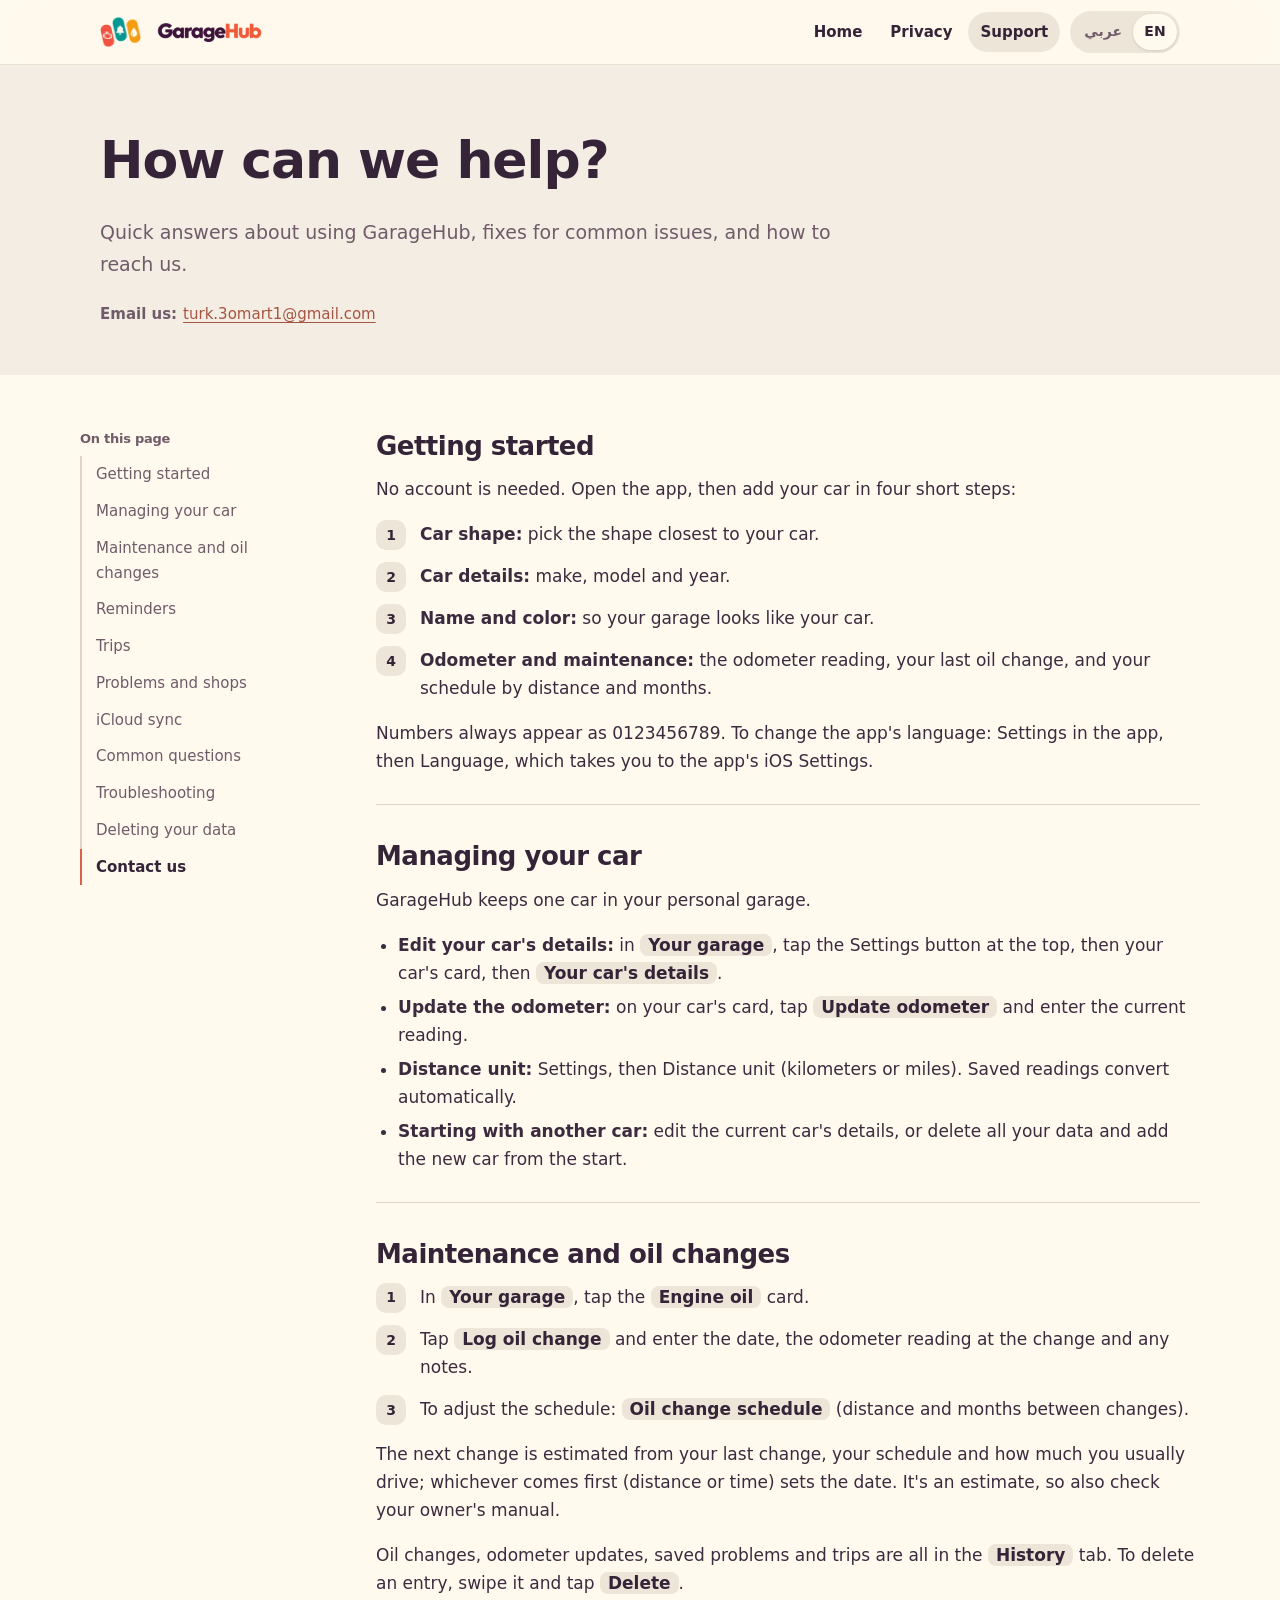
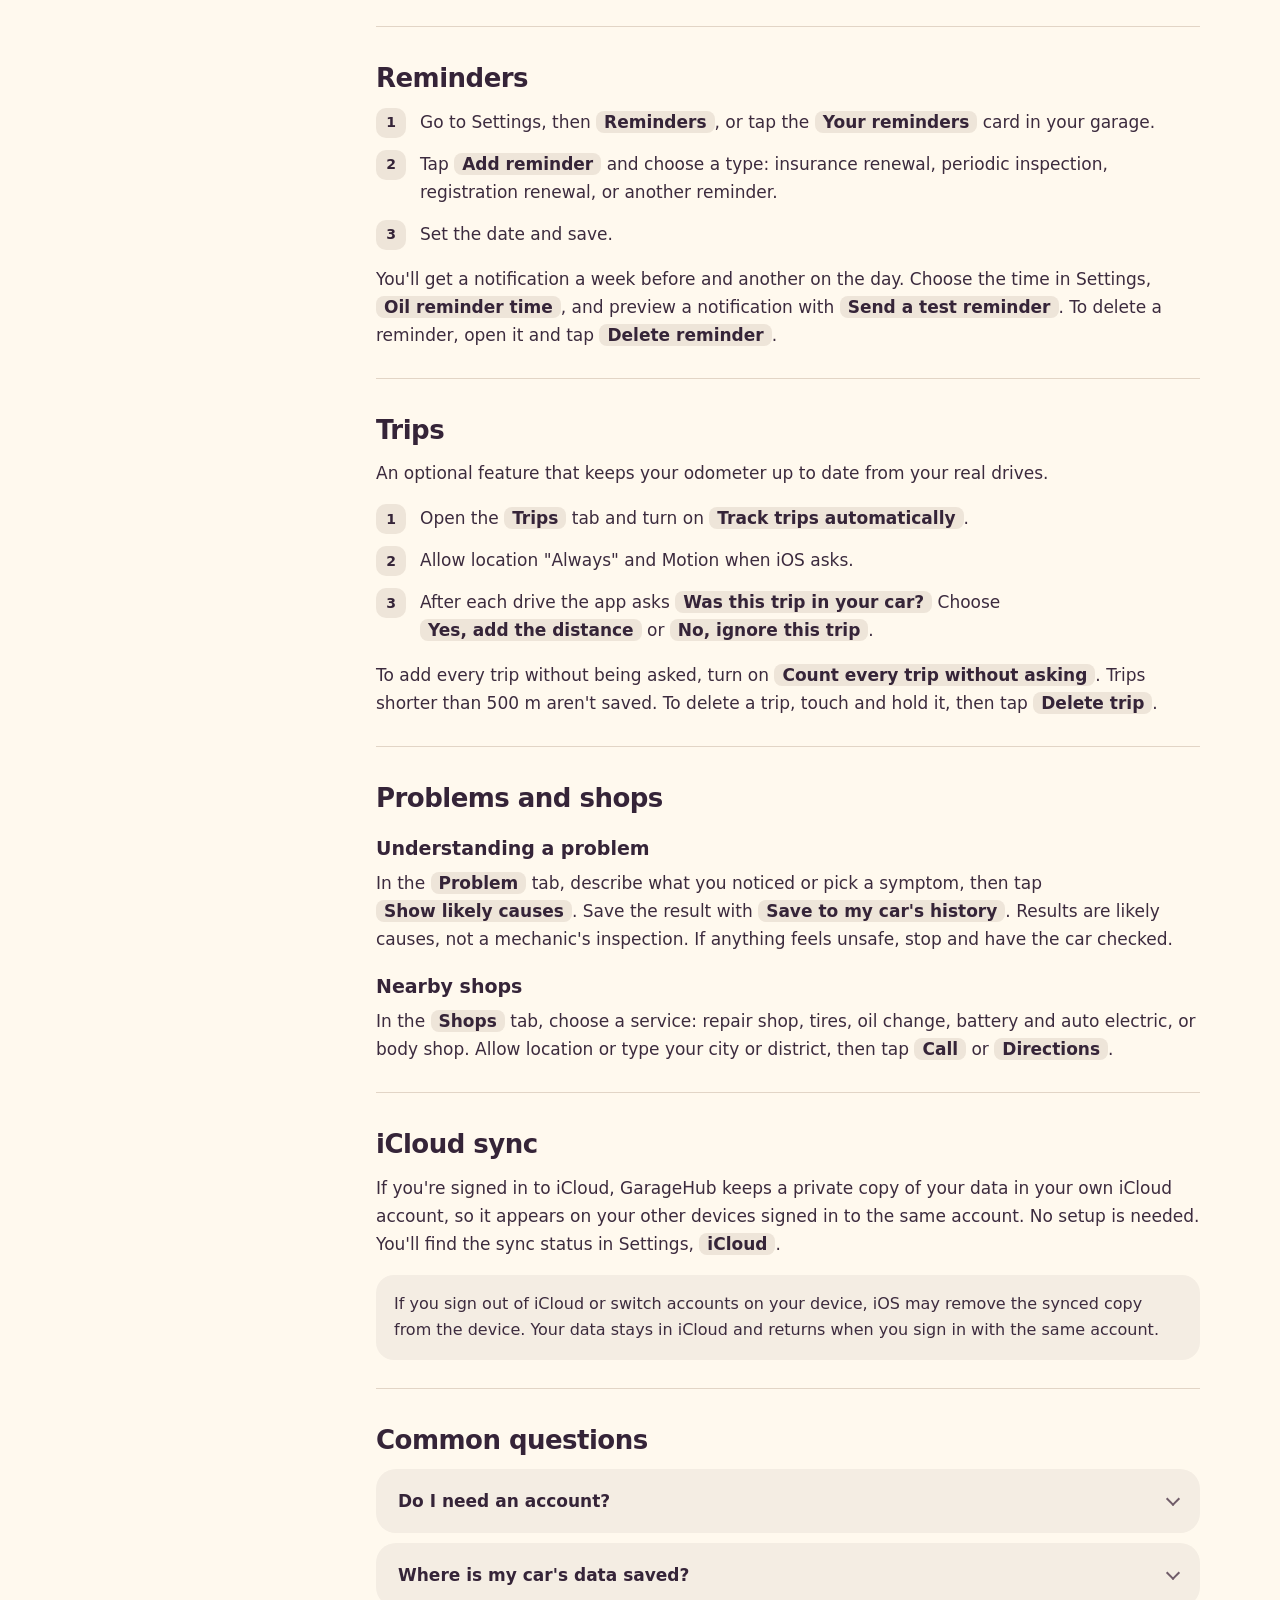
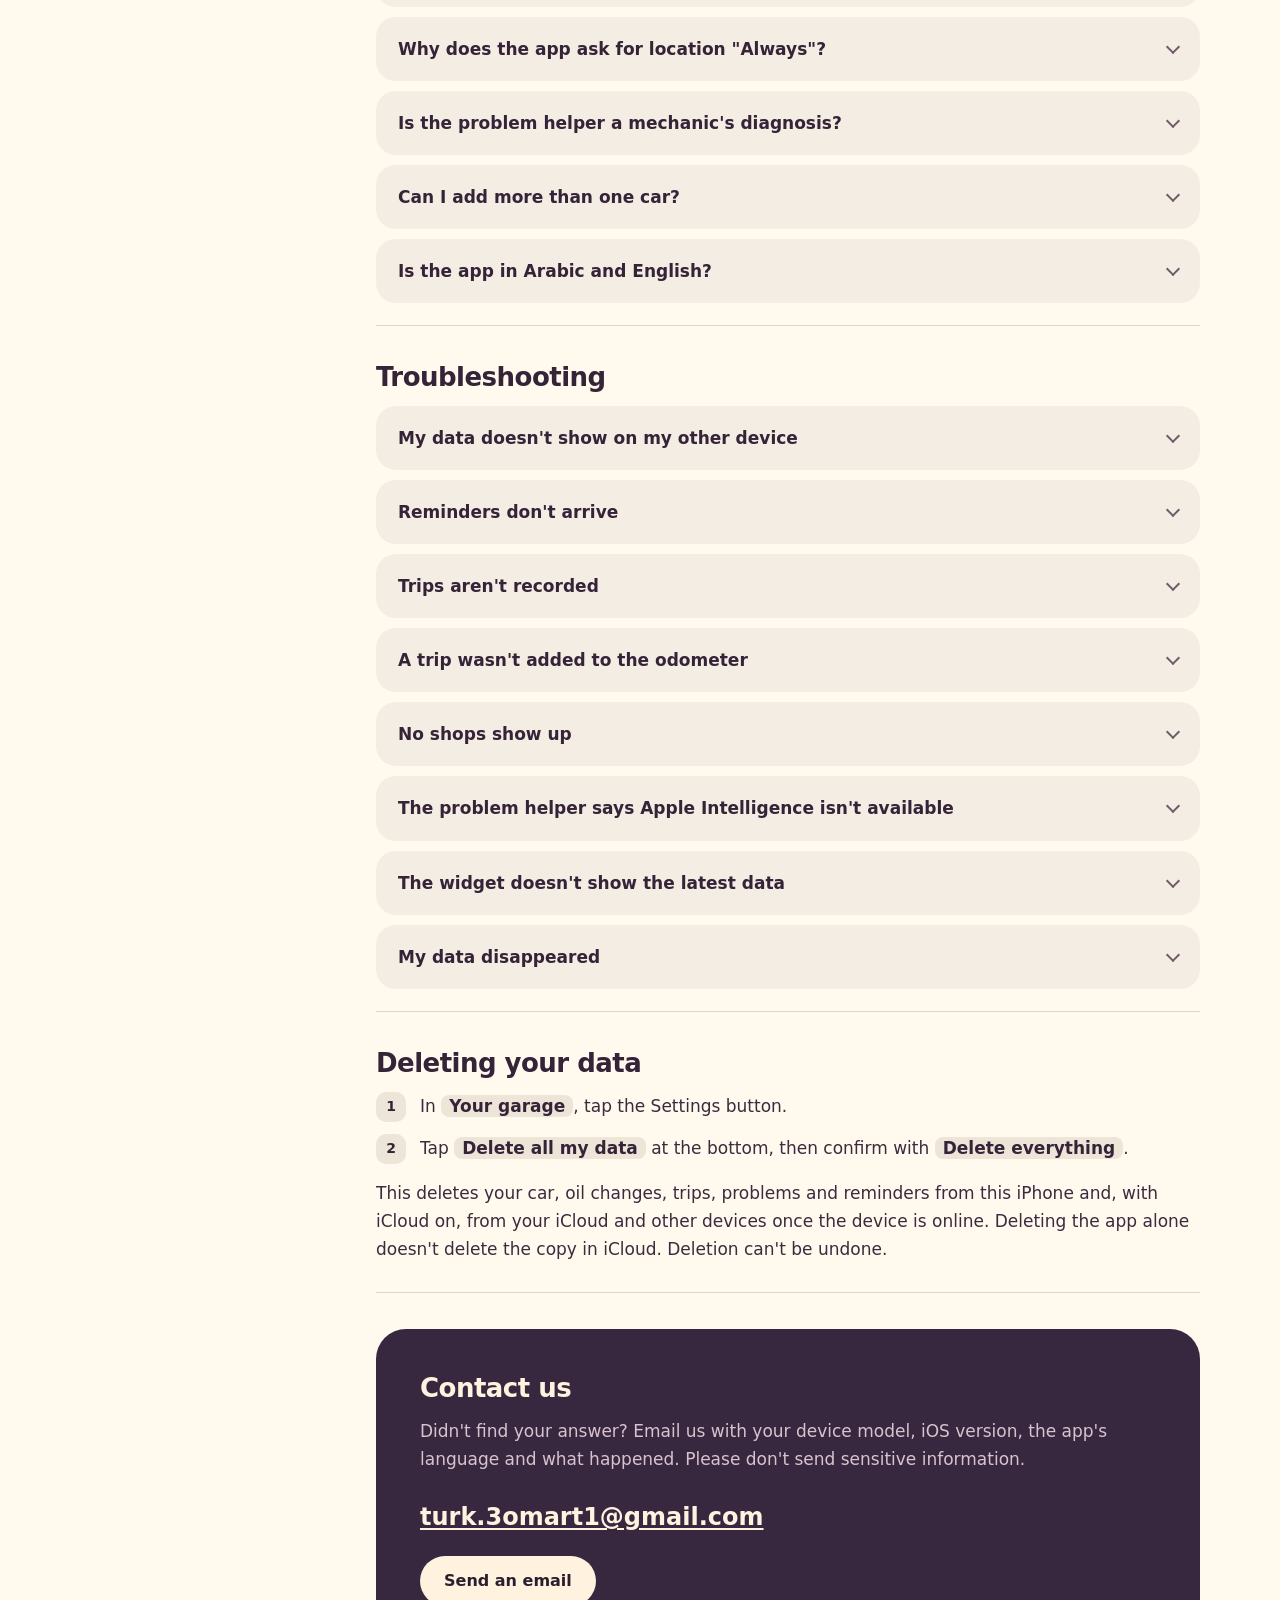
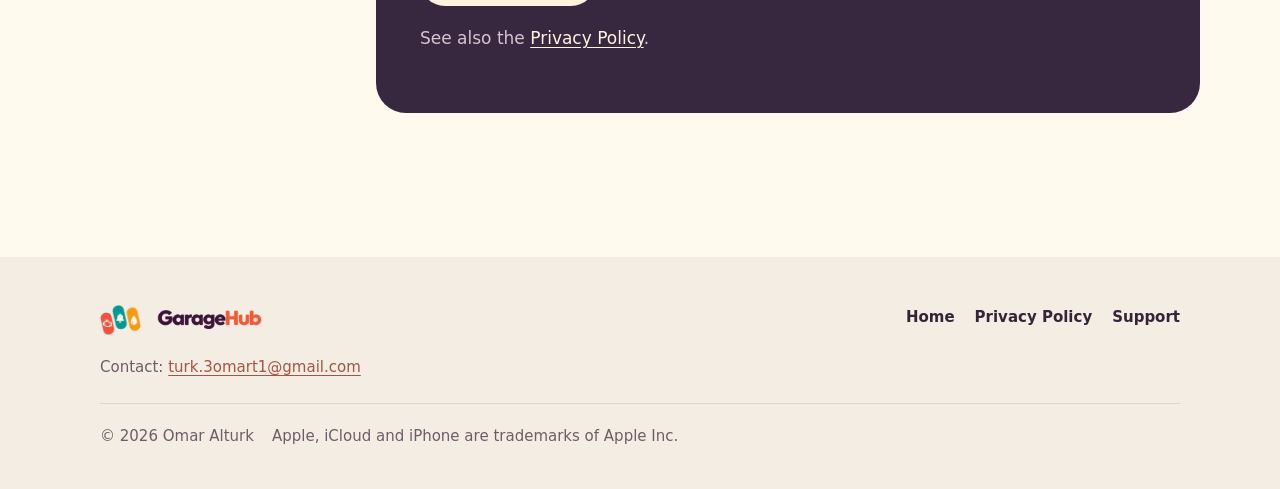
<file: support/index.html>
<!doctype html>
<html lang="ar" dir="rtl" data-title-ar="الدعم · GarageHub" data-title-en="Support · GarageHub">
<head>
<meta charset="utf-8">
<meta name="viewport" content="width=device-width, initial-scale=1, viewport-fit=cover">
<title>Support · الدعم · GarageHub</title>
<meta name="description" content="Help for the GarageHub iPhone app: setting up your car, oil changes, reminders, trips, iCloud sync, troubleshooting and contact. مساعدة تطبيق GarageHub والتواصل مع الدعم.">
<meta name="theme-color" content="#FFF9EE" media="(prefers-color-scheme: light)">
<meta name="theme-color" content="#1D1420" media="(prefers-color-scheme: dark)">
<meta property="og:type" content="article">
<meta property="og:site_name" content="GarageHub">
<meta property="og:title" content="GarageHub Support · الدعم">
<meta property="og:image" content="../assets/img/app-icon-512.png">
<link rel="icon" type="image/png" sizes="32x32" href="../assets/img/favicon-32.png">
<link rel="apple-touch-icon" href="../assets/img/app-icon-180.png">
<link rel="stylesheet" href="../assets/site.css">
<script src="../assets/site.js"></script>
</head>
<body>
<a class="skip" href="#main"><span data-l="ar" lang="ar">انتقل إلى المحتوى</span><span data-l="en" lang="en">Skip to content</span></a>

<header class="site-header">
  <div class="wrap">
    <a class="brand" href="../" aria-label="GarageHub">
      <img class="mark" src="../assets/img/mark.png" alt="" width="360" height="266">
      <picture>
        <source srcset="../assets/img/wordmark-dark.png" media="(prefers-color-scheme: dark)">
        <img class="word" src="../assets/img/wordmark-light.png" alt="GarageHub" width="600" height="108">
      </picture>
    </a>
    <nav class="nav" aria-label="Main · الرئيسية">
      <a class="nav-home" href="../"><span data-l="ar" lang="ar">الرئيسية</span><span data-l="en" lang="en">Home</span></a>
      <a href="../privacy/"><span data-l="ar" lang="ar">الخصوصية</span><span data-l="en" lang="en">Privacy</span></a>
      <a href="./" aria-current="page"><span data-l="ar" lang="ar">الدعم</span><span data-l="en" lang="en">Support</span></a>
      <div class="lang-switch" role="group" aria-label="Language · اللغة">
        <button type="button" data-set-lang="ar" lang="ar" aria-pressed="false">عربي</button>
        <button type="button" data-set-lang="en" lang="en" aria-pressed="false">EN</button>
      </div>
    </nav>
  </div>
</header>

<main id="main">

<!-- ============================ العربية ============================ -->
<div data-l="ar" lang="ar" dir="rtl">
  <div class="doc-hero">
    <div class="wrap">
      <h1>كيف نقدر نساعدك؟</h1>
      <p>إجابات سريعة عن استخدام GarageHub، وحلول للمشاكل الشائعة، وطريقة التواصل معنا.</p>
      <p class="meta"><span><b>راسلنا:</b> <a href="mailto:turk.3omart1@gmail.com" dir="ltr">turk.3omart1@gmail.com</a></span></p>
    </div>
  </div>

  <div class="wrap doc-layout">
    <nav class="toc" aria-label="محتويات الصفحة">
      <h2>في هذه الصفحة</h2>
      <ol>
        <li><a href="#ar-start">البداية</a></li>
        <li><a href="#ar-car">إدارة سيارتك</a></li>
        <li><a href="#ar-maintenance">الصيانة وتغيير الزيت</a></li>
        <li><a href="#ar-reminders">التذكيرات</a></li>
        <li><a href="#ar-trips">المشاوير</a></li>
        <li><a href="#ar-problems">المشاكل والورش</a></li>
        <li><a href="#ar-icloud">مزامنة iCloud</a></li>
        <li><a href="#ar-faq">أسئلة شائعة</a></li>
        <li><a href="#ar-trouble">حل المشاكل</a></li>
        <li><a href="#ar-delete">حذف بياناتك</a></li>
        <li><a href="#ar-contact">تواصل معنا</a></li>
      </ol>
    </nav>

    <article class="doc">
      <section id="ar-start">
        <h2>البداية</h2>
        <p>لا تحتاج حسابًا. افتح التطبيق، ثم أضف سيارتك في أربع خطوات قصيرة:</p>
        <ol class="steps">
          <li><b>شكل السيارة:</b> اختر الشكل الأقرب لسيارتك.</li>
          <li><b>بيانات السيارة:</b> الشركة والموديل والسنة.</li>
          <li><b>الاسم واللون:</b> ليشبه قراجك سيارتك.</li>
          <li><b>العداد والصيانة:</b> قراءة العداد، وآخر تغيير زيت، وجدول التغيير بالمسافة والأشهر.</li>
        </ol>
        <p>تظهر الأرقام دائمًا بالشكل 0123456789. لتغيير لغة التطبيق: الإعدادات داخل التطبيق ← اللغة، وسينقلك إلى إعدادات iOS الخاصة بالتطبيق.</p>
      </section>

      <section id="ar-car">
        <h2>إدارة سيارتك</h2>
        <p>يحفظ GarageHub سيارة واحدة في قراجك الشخصي.</p>
        <ul>
          <li><b>تعديل بيانات السيارة:</b> في <span class="path">قراجك</span> اضغط زر الإعدادات أعلى الشاشة، ثم اختر بطاقة سيارتك ← <span class="path">بيانات سيارتك</span>.</li>
          <li><b>تحديث العداد:</b> في بطاقة سيارتك اضغط <span class="path">تحديث العداد</span> واكتب القراءة الحالية.</li>
          <li><b>وحدة المسافة:</b> من الإعدادات ← وحدة المسافة (كيلومتر أو ميل). تتحول القراءات المحفوظة تلقائيًا.</li>
          <li><b>البدء بسيارة أخرى:</b> عدّل بيانات السيارة الحالية، أو احذف كل بياناتك وأضف السيارة الجديدة من البداية.</li>
        </ul>
      </section>

      <section id="ar-maintenance">
        <h2>الصيانة وتغيير الزيت</h2>
        <ol class="steps">
          <li>في <span class="path">قراجك</span> اضغط بطاقة <span class="path">زيت المحرك</span>.</li>
          <li>اضغط <span class="path">تسجيل تغيير الزيت</span>، وأدخل التاريخ وقراءة العداد وقت التغيير وأي ملاحظة.</li>
          <li>لتعديل الجدول: <span class="path">مواعيد تغيير الزيت</span> (المسافة والأشهر بين كل تغيير).</li>
        </ol>
        <p>يُقدَّر الموعد القادم من آخر تغيير وجدولك ومعدل قيادتك المعتاد، والأقرب (المسافة أو المدة) هو المعتمد. هذا تقدير، فراجع أيضًا دليل المالك لسيارتك.</p>
        <p>كل تغييرات الزيت وتحديثات العداد والمشاكل المحفوظة والمشاوير تجدها في تبويب <span class="path">السجل</span>. لحذف عنصر من السجل اسحبه جانبًا واختر <span class="path">حذف</span>.</p>
      </section>

      <section id="ar-reminders">
        <h2>التذكيرات</h2>
        <ol class="steps">
          <li>من الإعدادات ← <span class="path">التذكيرات</span>، أو من بطاقة <span class="path">تذكيراتك</span> في قراجك.</li>
          <li>اضغط <span class="path">إضافة تذكير</span> واختر النوع: تجديد التأمين، الفحص الدوري، تجديد الاستمارة، أو تذكير آخر.</li>
          <li>حدّد التاريخ واحفظ.</li>
        </ol>
        <p>يصلك تنبيه قبل الموعد بأسبوع، وآخر في يوم الموعد. يمكنك اختيار وقت التنبيه من الإعدادات ← <span class="path">وقت تذكير الزيت</span>، وتجربة شكل التنبيه بـ <span class="path">إرسال تذكير تجريبي</span>. لحذف تذكير افتحه واختر <span class="path">حذف التذكير</span>.</p>
      </section>

      <section id="ar-trips">
        <h2>المشاوير</h2>
        <p>ميزة اختيارية تحدّث العداد من مشاويرك الفعلية.</p>
        <ol class="steps">
          <li>افتح تبويب <span class="path">مشاويرك</span> وفعّل <span class="path">تتبع المشاوير تلقائيًا</span>.</li>
          <li>اسمح بالموقع "دائمًا" وبالحركة عند طلب iOS ذلك.</li>
          <li>بعد كل مشوار يسألك التطبيق: <span class="path">هل كان هذا المشوار بسيارتك؟</span> اختر <span class="path">نعم، أضف المسافة</span> أو <span class="path">لا، تجاهل المشوار</span>.</li>
        </ol>
        <p>إذا أردت إضافة كل المشاوير دون سؤال، فعّل <span class="path">احسب كل مشوار دون سؤالي</span>. المشاوير الأقصر من 500 م لا تُحفظ. لحذف مشوار اضغط عليه مطولًا واختر <span class="path">حذف المشوار</span>.</p>
      </section>

      <section id="ar-problems">
        <h2>المشاكل والورش</h2>
        <h3>فهم المشكلة</h3>
        <p>في تبويب <span class="path">المشكلة</span> صف ما لاحظته أو اختر عَرَضًا، ثم اضغط <span class="path">عرض الأسباب المحتملة</span>. يمكنك حفظ النتيجة بـ <span class="path">حفظ في سجل سيارتي</span>. النتائج أسباب محتملة وليست فحصًا من مختص. إذا شعرت بخطر، توقف وافحص السيارة.</p>
        <h3>الورش القريبة</h3>
        <p>في تبويب <span class="path">الورش</span> اختر الخدمة: ورشة صيانة، إطارات، تغيير زيت، بطاريات وكهرباء، أو سمكرة. اسمح بالموقع أو اكتب اسم مدينتك أو حيّك، ثم اختر <span class="path">اتصال</span> أو <span class="path">الاتجاهات</span>.</p>
      </section>

      <section id="ar-icloud">
        <h2>مزامنة iCloud</h2>
        <p>إذا كنت مسجّلًا في iCloud، يحفظ GarageHub نسخة خاصة من بياناتك في حساب iCloud الخاص بك، فتظهر على أجهزتك الأخرى المسجّلة بالحساب نفسه. لا تحتاج أي إعداد إضافي. تجد حالة المزامنة في الإعدادات ← <span class="path">iCloud</span>.</p>
        <p class="callout">إذا سجّلت الخروج من iCloud أو غيّرت الحساب على جهازك، قد يزيل iOS نسخة البيانات المتزامنة من الجهاز. تبقى بياناتك في iCloud وتعود عند تسجيل الدخول بالحساب نفسه.</p>
      </section>

      <section id="ar-faq" class="faq">
        <h2>أسئلة شائعة</h2>
        <details><summary>هل أحتاج حسابًا؟</summary><div class="answer"><p>لا. لا توجد حسابات في GarageHub. المزامنة تستخدم حساب iCloud الموجود في جهازك.</p></div></details>
        <details><summary>أين تُحفظ بيانات سيارتي؟</summary><div class="answer"><p>على جهازك. وإذا كنت مسجّلًا في iCloud، يحفظ GarageHub نسخة خاصة في حساب iCloud الخاص بك. نحن المطوّر لا نستطيع الاطلاع عليها. التفاصيل في <a href="../privacy/">سياسة الخصوصية</a>.</p></div></details>
        <details><summary>لماذا يطلب التطبيق إذن الموقع "دائمًا"؟</summary><div class="answer"><p>فقط عند تفعيل تتبع المشاوير، ليقيس iOS المشوار والجوال في جيبك. نحفظ مسافة كل مشوار ووقته وأعلى سرعة، وليس مسارك، ولا نضيف شيئًا إلى العداد قبل تأكيدك.</p></div></details>
        <details><summary>هل مساعد المشاكل تشخيص من ميكانيكي؟</summary><div class="answer"><p>لا. يقترح أسبابًا محتملة تساعدك على فهم المشكلة. يعمل على جهازك باستخدام Apple Intelligence عند توفره، أو الدليل المدمج الذي يعمل دون اتصال.</p></div></details>
        <details><summary>هل يمكنني إضافة أكثر من سيارة؟</summary><div class="answer"><p>حاليًا يحفظ GarageHub سيارة واحدة.</p></div></details>
        <details><summary>هل التطبيق متوفر بالعربي والإنجليزي؟</summary><div class="answer"><p>نعم. يتبع التطبيق لغة جهازك، ويمكنك تغييرها لهذا التطبيق فقط من إعدادات iOS ← GarageHub ← اللغة.</p></div></details>
      </section>

      <section id="ar-trouble" class="faq">
        <h2>حل المشاكل</h2>
        <details><summary>بياناتي لا تظهر على جهازي الآخر</summary><div class="answer"><ul>
          <li>تأكد أن الجهازين مسجّلان بنفس حساب iCloud.</li>
          <li>تأكد أن iCloud مفعّل لـ GarageHub: إعدادات iOS ← اسمك ← iCloud.</li>
          <li>تأكد أن مساحة iCloud غير ممتلئة.</li>
          <li>افتح التطبيق على الجهازين وهما متصلان بالإنترنت، وانتظر قليلًا. راجع الحالة في الإعدادات ← iCloud.</li>
        </ul></div></details>
        <details><summary>التذكيرات لا تصلني</summary><div class="answer"><ul>
          <li>تأكد من السماح بالتنبيهات: إعدادات iOS ← GarageHub ← الإشعارات. تعرض صفحة التذكيرات تنبيهًا إذا كانت مرفوضة.</li>
          <li>تأكد أن وضع التركيز (Focus) لا يخفيها.</li>
          <li>جرّب <span class="path">إرسال تذكير تجريبي</span> من الإعدادات.</li>
        </ul></div></details>
        <details><summary>المشاوير لا تُسجَّل</summary><div class="answer"><ul>
          <li>تأكد أن إذن الموقع "دائمًا" والحركة مفعّلان: إعدادات iOS ← GarageHub.</li>
          <li>تأكد أن <span class="path">تتبع المشاوير تلقائيًا</span> مفعّل في صفحة المشاوير.</li>
          <li>المشاوير الأقصر من 500 م لا تُحفظ.</li>
          <li>لا تُغلق التطبيق بالسحب من مبدّل التطبيقات، فقد يمنع ذلك iOS من تشغيله في الخلفية.</li>
        </ul></div></details>
        <details><summary>مشوار لم يُضف إلى العداد</summary><div class="answer"><p>تُضاف المشاوير بعد تأكيدها من صفحة المشاوير، إلا إذا فعّلت <span class="path">احسب كل مشوار دون سؤالي</span>.</p></div></details>
        <details><summary>لا تظهر ورش قريبة</summary><div class="answer"><p>اسمح بالموقع أثناء الاستخدام، أو اكتب اسم مدينتك أو حيّك في صفحة الورش. تأكد من اتصالك بالإنترنت، وجرّب نوع خدمة آخر.</p></div></details>
        <details><summary>مساعد المشاكل يقول إن Apple Intelligence غير متاح</summary><div class="answer"><p>Apple Intelligence غير متوفر على كل الأجهزة واللغات، وقد يحتاج وقتًا ليجهز بعد تفعيله. حتى ذلك الحين يستخدم التطبيق الدليل المدمج، ويعمل دون اتصال.</p></div></details>
        <details><summary>الأداة (Widget) لا تعرض أحدث البيانات</summary><div class="answer"><p>افتح التطبيق مرة لتحديث ملخص السيارة. يحدّث iOS الأدوات وفق جدوله الخاص.</p></div></details>
        <details><summary>اختفت بياناتي</summary><div class="answer"><p>إذا سجّلت الخروج من iCloud أو غيّرت الحساب، سجّل الدخول بالحساب السابق لتعود البيانات. إذا ظهرت لك سيارتان بعد المزامنة، يطلب منك التطبيق اختيار السيارة التي تريد إبقاءها.</p></div></details>
      </section>

      <section id="ar-delete">
        <h2>حذف بياناتك</h2>
        <ol class="steps">
          <li>في <span class="path">قراجك</span> اضغط زر الإعدادات.</li>
          <li>اضغط <span class="path">حذف كل بياناتي</span> في أسفل الصفحة، ثم أكّد بـ <span class="path">حذف كل شيء</span>.</li>
        </ol>
        <p>يحذف ذلك سيارتك وتغييرات الزيت والمشاوير والمشاكل والتذكيرات من هذا الجهاز، ومع تفعيل iCloud تُحذف من iCloud وأجهزتك الأخرى عند اتصال الجهاز بالإنترنت. حذف التطبيق وحده لا يحذف النسخة في iCloud. لا يمكن التراجع عن الحذف.</p>
      </section>

      <section id="ar-contact">
        <div class="contact-card">
          <h2>تواصل معنا</h2>
          <p>لم تجد إجابتك؟ راسلنا، واذكر طراز جهازك وإصدار iOS ولغة التطبيق وما حدث بالتفصيل. لا ترسل أي معلومات حساسة.</p>
          <a class="email" href="mailto:turk.3omart1@gmail.com?subject=GarageHub%20Support">turk.3omart1@gmail.com</a>
          <div><a class="btn btn-primary" href="mailto:turk.3omart1@gmail.com?subject=GarageHub%20Support" style="background:var(--on-garage);color:#2A1F2E">أرسل بريدًا</a></div>
          <p style="margin-top:18px">اقرأ أيضًا <a href="../privacy/" style="color:var(--on-garage)">سياسة الخصوصية</a>.</p>
        </div>
      </section>
    </article>
  </div>
</div>

<!-- ============================ English ============================ -->
<div data-l="en" lang="en" dir="ltr">
  <div class="doc-hero">
    <div class="wrap">
      <h1>How can we help?</h1>
      <p>Quick answers about using GarageHub, fixes for common issues, and how to reach us.</p>
      <p class="meta"><span><b>Email us:</b> <a href="mailto:turk.3omart1@gmail.com">turk.3omart1@gmail.com</a></span></p>
    </div>
  </div>

  <div class="wrap doc-layout">
    <nav class="toc" aria-label="On this page">
      <h2>On this page</h2>
      <ol>
        <li><a href="#en-start">Getting started</a></li>
        <li><a href="#en-car">Managing your car</a></li>
        <li><a href="#en-maintenance">Maintenance and oil changes</a></li>
        <li><a href="#en-reminders">Reminders</a></li>
        <li><a href="#en-trips">Trips</a></li>
        <li><a href="#en-problems">Problems and shops</a></li>
        <li><a href="#en-icloud">iCloud sync</a></li>
        <li><a href="#en-faq">Common questions</a></li>
        <li><a href="#en-trouble">Troubleshooting</a></li>
        <li><a href="#en-delete">Deleting your data</a></li>
        <li><a href="#en-contact">Contact us</a></li>
      </ol>
    </nav>

    <article class="doc">
      <section id="en-start">
        <h2>Getting started</h2>
        <p>No account is needed. Open the app, then add your car in four short steps:</p>
        <ol class="steps">
          <li><b>Car shape:</b> pick the shape closest to your car.</li>
          <li><b>Car details:</b> make, model and year.</li>
          <li><b>Name and color:</b> so your garage looks like your car.</li>
          <li><b>Odometer and maintenance:</b> the odometer reading, your last oil change, and your schedule by distance and months.</li>
        </ol>
        <p>Numbers always appear as 0123456789. To change the app's language: Settings in the app, then Language, which takes you to the app's iOS Settings.</p>
      </section>

      <section id="en-car">
        <h2>Managing your car</h2>
        <p>GarageHub keeps one car in your personal garage.</p>
        <ul>
          <li><b>Edit your car's details:</b> in <span class="path">Your garage</span>, tap the Settings button at the top, then your car's card, then <span class="path">Your car's details</span>.</li>
          <li><b>Update the odometer:</b> on your car's card, tap <span class="path">Update odometer</span> and enter the current reading.</li>
          <li><b>Distance unit:</b> Settings, then Distance unit (kilometers or miles). Saved readings convert automatically.</li>
          <li><b>Starting with another car:</b> edit the current car's details, or delete all your data and add the new car from the start.</li>
        </ul>
      </section>

      <section id="en-maintenance">
        <h2>Maintenance and oil changes</h2>
        <ol class="steps">
          <li>In <span class="path">Your garage</span>, tap the <span class="path">Engine oil</span> card.</li>
          <li>Tap <span class="path">Log oil change</span> and enter the date, the odometer reading at the change and any notes.</li>
          <li>To adjust the schedule: <span class="path">Oil change schedule</span> (distance and months between changes).</li>
        </ol>
        <p>The next change is estimated from your last change, your schedule and how much you usually drive; whichever comes first (distance or time) sets the date. It's an estimate, so also check your owner's manual.</p>
        <p>Oil changes, odometer updates, saved problems and trips are all in the <span class="path">History</span> tab. To delete an entry, swipe it and tap <span class="path">Delete</span>.</p>
      </section>

      <section id="en-reminders">
        <h2>Reminders</h2>
        <ol class="steps">
          <li>Go to Settings, then <span class="path">Reminders</span>, or tap the <span class="path">Your reminders</span> card in your garage.</li>
          <li>Tap <span class="path">Add reminder</span> and choose a type: insurance renewal, periodic inspection, registration renewal, or another reminder.</li>
          <li>Set the date and save.</li>
        </ol>
        <p>You'll get a notification a week before and another on the day. Choose the time in Settings, <span class="path">Oil reminder time</span>, and preview a notification with <span class="path">Send a test reminder</span>. To delete a reminder, open it and tap <span class="path">Delete reminder</span>.</p>
      </section>

      <section id="en-trips">
        <h2>Trips</h2>
        <p>An optional feature that keeps your odometer up to date from your real drives.</p>
        <ol class="steps">
          <li>Open the <span class="path">Trips</span> tab and turn on <span class="path">Track trips automatically</span>.</li>
          <li>Allow location "Always" and Motion when iOS asks.</li>
          <li>After each drive the app asks <span class="path">Was this trip in your car?</span> Choose <span class="path">Yes, add the distance</span> or <span class="path">No, ignore this trip</span>.</li>
        </ol>
        <p>To add every trip without being asked, turn on <span class="path">Count every trip without asking</span>. Trips shorter than 500 m aren't saved. To delete a trip, touch and hold it, then tap <span class="path">Delete trip</span>.</p>
      </section>

      <section id="en-problems">
        <h2>Problems and shops</h2>
        <h3>Understanding a problem</h3>
        <p>In the <span class="path">Problem</span> tab, describe what you noticed or pick a symptom, then tap <span class="path">Show likely causes</span>. Save the result with <span class="path">Save to my car's history</span>. Results are likely causes, not a mechanic's inspection. If anything feels unsafe, stop and have the car checked.</p>
        <h3>Nearby shops</h3>
        <p>In the <span class="path">Shops</span> tab, choose a service: repair shop, tires, oil change, battery and auto electric, or body shop. Allow location or type your city or district, then tap <span class="path">Call</span> or <span class="path">Directions</span>.</p>
      </section>

      <section id="en-icloud">
        <h2>iCloud sync</h2>
        <p>If you're signed in to iCloud, GarageHub keeps a private copy of your data in your own iCloud account, so it appears on your other devices signed in to the same account. No setup is needed. You'll find the sync status in Settings, <span class="path">iCloud</span>.</p>
        <p class="callout">If you sign out of iCloud or switch accounts on your device, iOS may remove the synced copy from the device. Your data stays in iCloud and returns when you sign in with the same account.</p>
      </section>

      <section id="en-faq" class="faq">
        <h2>Common questions</h2>
        <details><summary>Do I need an account?</summary><div class="answer"><p>No. GarageHub has no accounts. Sync uses the iCloud account that's already on your iPhone.</p></div></details>
        <details><summary>Where is my car's data saved?</summary><div class="answer"><p>On your iPhone. If you're signed in to iCloud, GarageHub also keeps a private copy in your own iCloud. We, the developer, can't see it. Details are in the <a href="../privacy/">Privacy Policy</a>.</p></div></details>
        <details><summary>Why does the app ask for location "Always"?</summary><div class="answer"><p>Only if you turn on automatic trips, so iOS can measure a drive while your iPhone is in your pocket. We save each trip's distance, time and top speed, not your route, and nothing is added to the odometer until you confirm.</p></div></details>
        <details><summary>Is the problem helper a mechanic's diagnosis?</summary><div class="answer"><p>No. It suggests likely causes to help you understand what's happening. It runs on your iPhone, using Apple Intelligence when available or the built-in guide, which works offline.</p></div></details>
        <details><summary>Can I add more than one car?</summary><div class="answer"><p>GarageHub currently keeps one car.</p></div></details>
        <details><summary>Is the app in Arabic and English?</summary><div class="answer"><p>Yes. It follows your device language, and you can change it for this app only in iOS Settings, GarageHub, Language.</p></div></details>
      </section>

      <section id="en-trouble" class="faq">
        <h2>Troubleshooting</h2>
        <details><summary>My data doesn't show on my other device</summary><div class="answer"><ul>
          <li>Check that both devices use the same iCloud account.</li>
          <li>Check that iCloud is on for GarageHub: iOS Settings, your name, iCloud.</li>
          <li>Check that your iCloud storage isn't full.</li>
          <li>Open the app on both devices while online and give it a moment. Check the status in Settings, iCloud.</li>
        </ul></div></details>
        <details><summary>Reminders don't arrive</summary><div class="answer"><ul>
          <li>Make sure notifications are allowed: iOS Settings, GarageHub, Notifications. The Reminders screen shows a notice if they're off.</li>
          <li>Check that a Focus isn't hiding them.</li>
          <li>Try <span class="path">Send a test reminder</span> in Settings.</li>
        </ul></div></details>
        <details><summary>Trips aren't recorded</summary><div class="answer"><ul>
          <li>Make sure location "Always" and Motion are allowed: iOS Settings, GarageHub.</li>
          <li>Make sure <span class="path">Track trips automatically</span> is on in Trips.</li>
          <li>Trips shorter than 500 m aren't saved.</li>
          <li>Avoid force-closing the app from the app switcher, which can stop iOS from running it in the background.</li>
        </ul></div></details>
        <details><summary>A trip wasn't added to the odometer</summary><div class="answer"><p>Trips are added only after you confirm them in Trips, unless you turned on <span class="path">Count every trip without asking</span>.</p></div></details>
        <details><summary>No shops show up</summary><div class="answer"><p>Allow location while using the app, or type your city or district on the Shops screen. Check your internet connection and try another type of service.</p></div></details>
        <details><summary>The problem helper says Apple Intelligence isn't available</summary><div class="answer"><p>Apple Intelligence isn't available on every device or in every language, and it can take a while to get ready after you turn it on. Until then the app uses its built-in guide, which works offline.</p></div></details>
        <details><summary>The widget doesn't show the latest data</summary><div class="answer"><p>Open the app once to refresh your car's summary. iOS updates widgets on its own schedule.</p></div></details>
        <details><summary>My data disappeared</summary><div class="answer"><p>If you signed out of iCloud or switched accounts, sign back in with the previous account and your data returns. If two cars appear after syncing, the app asks you to choose the one to keep.</p></div></details>
      </section>

      <section id="en-delete">
        <h2>Deleting your data</h2>
        <ol class="steps">
          <li>In <span class="path">Your garage</span>, tap the Settings button.</li>
          <li>Tap <span class="path">Delete all my data</span> at the bottom, then confirm with <span class="path">Delete everything</span>.</li>
        </ol>
        <p>This deletes your car, oil changes, trips, problems and reminders from this iPhone and, with iCloud on, from your iCloud and other devices once the device is online. Deleting the app alone doesn't delete the copy in iCloud. Deletion can't be undone.</p>
      </section>

      <section id="en-contact">
        <div class="contact-card">
          <h2>Contact us</h2>
          <p>Didn't find your answer? Email us with your device model, iOS version, the app's language and what happened. Please don't send sensitive information.</p>
          <a class="email" href="mailto:turk.3omart1@gmail.com?subject=GarageHub%20Support">turk.3omart1@gmail.com</a>
          <div><a class="btn btn-primary" href="mailto:turk.3omart1@gmail.com?subject=GarageHub%20Support" style="background:var(--on-garage);color:#2A1F2E">Send an email</a></div>
          <p style="margin-top:18px">See also the <a href="../privacy/" style="color:var(--on-garage)">Privacy Policy</a>.</p>
        </div>
      </section>
    </article>
  </div>
</div>

</main>

<footer class="site-footer">
  <div class="wrap">
    <div>
      <a class="brand" href="../" aria-label="GarageHub">
        <img class="mark" src="../assets/img/mark.png" alt="" width="360" height="266">
        <picture>
          <source srcset="../assets/img/wordmark-dark.png" media="(prefers-color-scheme: dark)">
          <img class="word" src="../assets/img/wordmark-light.png" alt="GarageHub" width="600" height="108">
        </picture>
      </a>
      <p style="margin:12px 0 0"><span data-l="ar" lang="ar">للتواصل: </span><span data-l="en" lang="en">Contact: </span><a href="mailto:turk.3omart1@gmail.com" dir="ltr">turk.3omart1@gmail.com</a></p>
    </div>
    <nav aria-label="Footer · التذييل">
      <a href="../"><span data-l="ar" lang="ar">الرئيسية</span><span data-l="en" lang="en">Home</span></a>
      <a href="../privacy/"><span data-l="ar" lang="ar">سياسة الخصوصية</span><span data-l="en" lang="en">Privacy Policy</span></a>
      <a href="./"><span data-l="ar" lang="ar">الدعم</span><span data-l="en" lang="en">Support</span></a>
    </nav>
    <div class="legal">
      <span dir="ltr">© <span data-year>2026</span> Omar Alturk</span>
      <span><span data-l="ar" lang="ar">Apple وiCloud وiPhone علامات تجارية لشركة Apple Inc.</span><span data-l="en" lang="en">Apple, iCloud and iPhone are trademarks of Apple Inc.</span></span>
    </div>
  </div>
</footer>
</body>
</html>
</file>
<file: assets/site.css>
/* GarageHub website. Colors come from the app's Shared/Theme.swift. */

:root {
  --bg: #FFF9EE;
  --surface: #F4EDE3;
  --surface-strong: #EEE5D9;
  --line: #E2D5C6;
  --text: #352438;
  --subtext: #705C69;
  --link: #A75542;
  --garage: #38283F;
  --on-garage: #FFF2DF;
  --on-garage-muted: #D9C2CF;
  --on-garage-accent: #B6EBD8;
  --coral: #EF735F;
  --teal: #238E84;
  --teal-dark: #18796F;
  --amber: #EFAC20;
  --hub: #DC614C;
  --note: #E0F1E7;
  --note-text: #256C5A;
  --warn: #F9E9CF;
  --warn-text: #7A4E14;
  --shadow: 0 1px 2px rgba(53, 36, 56, .06), 0 12px 32px -12px rgba(53, 36, 56, .18);
  --radius: 26px;
  --wrap: 1120px;
  --gutter: 20px;
  color-scheme: light dark;
}

@media (prefers-color-scheme: dark) {
  :root {
    --bg: #1D1420;
    --surface: #2A1F2E;
    --surface-strong: #382A3D;
    --line: #4A3A50;
    --text: #FFF4E6;
    --subtext: #CDB9C6;
    --link: #F2A08F;
    --garage: #33243A;
    --note: #1F3A33;
    --note-text: #A8E2CF;
    --warn: #3E3020;
    --warn-text: #F2C98A;
    --shadow: 0 1px 2px rgba(0, 0, 0, .3), 0 16px 40px -16px rgba(0, 0, 0, .6);
  }
}

*, *::before, *::after { box-sizing: border-box; }

html { -webkit-text-size-adjust: 100%; scroll-behavior: smooth; }
@media (prefers-reduced-motion: reduce) { html { scroll-behavior: auto; } }

body {
  margin: 0;
  background: var(--bg);
  color: var(--text);
  /* One family everywhere, like the app: SF Pro / SF Arabic on Apple devices. */
  font: 17px/1.65 -apple-system, BlinkMacSystemFont, "SF Pro Text", "SF Arabic", system-ui, "Segoe UI", "Noto Sans", "Noto Sans Arabic", Tahoma, sans-serif;
  text-rendering: optimizeLegibility;
  -webkit-font-smoothing: antialiased;
  overflow-x: hidden;
}

/* Never letter-space Arabic. English headings get a slight tightening only. */
h1, h2, h3 { line-height: 1.2; margin: 0 0 .5em; font-weight: 750; }
[lang="en"] h1, [lang="en"] h2 { letter-spacing: -0.02em; }
[lang="ar"], [lang="ar"] * { letter-spacing: 0 !important; }
[lang="ar"] h1, [lang="ar"] h2, [lang="ar"] h3 { line-height: 1.35; }
p { margin: 0 0 1em; }
a { color: var(--link); text-underline-offset: 3px; }
a:hover { text-decoration-thickness: 2px; }
img { max-width: 100%; height: auto; display: block; }
ul, ol { padding-inline-start: 1.3em; margin: 0 0 1em; }
li { margin-bottom: .35em; }
b, strong { font-weight: 650; }

:focus-visible { outline: 3px solid var(--teal); outline-offset: 3px; border-radius: 8px; }

.skip {
  position: absolute; inset-inline-start: 12px; top: -60px; z-index: 100;
  background: var(--text); color: var(--bg); padding: 10px 16px; border-radius: 12px; font-weight: 600; text-decoration: none;
}
.skip:focus { top: 12px; }

.wrap { width: 100%; max-width: var(--wrap); margin: 0 auto; padding: 0 var(--gutter); }
.narrow { max-width: 780px; }

/* ---------- Language switching ----------
   Every page carries both languages. site.js sets data-lang on <html>;
   without JavaScript both languages stay visible. */
html.js[data-lang="ar"] [data-l="en"],
html.js[data-lang="en"] [data-l="ar"] { display: none !important; }

/* ---------- Header ---------- */
.site-header {
  position: sticky; top: 0; z-index: 50;
  background: color-mix(in srgb, var(--bg) 82%, transparent);
  -webkit-backdrop-filter: saturate(160%) blur(18px);
  backdrop-filter: saturate(160%) blur(18px);
  border-bottom: 1px solid color-mix(in srgb, var(--line) 70%, transparent);
}
.site-header .wrap { display: flex; align-items: center; gap: 12px; min-height: 64px; }
.brand { display: inline-flex; align-items: center; gap: 8px; text-decoration: none; flex-shrink: 0; }
.brand .mark { height: 30px; width: auto; }
.brand .word { height: 19px; width: auto; }
.brand picture { display: contents; }
.nav { display: flex; align-items: center; gap: 4px; margin-inline-start: auto; }
.nav a {
  color: var(--text); text-decoration: none; font-weight: 600; font-size: 15px;
  padding: 8px 12px; border-radius: 999px;
}
.nav a:hover { background: var(--surface); }
.nav a[aria-current="page"] { background: var(--surface-strong); }
.lang-switch {
  display: inline-flex; padding: 3px; border-radius: 999px; background: var(--surface-strong); margin-inline-start: 6px;
}
.lang-switch button {
  appearance: none; border: 0; background: transparent; color: var(--subtext);
  font: inherit; font-size: 14px; font-weight: 650; padding: 6px 11px; border-radius: 999px; cursor: pointer; min-width: 44px;
}
.lang-switch button[aria-pressed="true"] { background: var(--bg); color: var(--text); box-shadow: 0 1px 3px rgba(0,0,0,.12); }
html:not(.js) .lang-switch { display: none; }

@media (max-width: 640px) {
  .brand .word { display: none; }
  .nav a { padding: 8px 9px; font-size: 14px; }
}
@media (max-width: 380px) {
  .nav .nav-home { display: none; }
}

/* ---------- Buttons ---------- */
.btn {
  display: inline-flex; align-items: center; justify-content: center; gap: 8px;
  min-height: 50px; padding: 0 24px; border-radius: 999px;
  font-weight: 650; font-size: 16px; text-decoration: none;
  transition: transform .2s ease, background-color .2s ease;
}
.btn:active { transform: scale(.97); }
.btn-primary { background: var(--text); color: var(--bg); }
.btn-primary:hover { background: color-mix(in srgb, var(--text) 88%, var(--bg)); }
.btn-ghost { background: var(--surface-strong); color: var(--text); }
.on-dark .btn-primary { background: var(--on-garage); color: #2A1F2E; }
.on-dark .btn-ghost { background: rgba(255, 242, 223, .12); color: var(--on-garage); }
.on-dark .btn-ghost:hover { background: rgba(255, 242, 223, .2); }

/* ---------- Hero ---------- */
.hero {
  position: relative; overflow: hidden;
  background: radial-gradient(120% 90% at 85% 0%, #4A3552 0%, #38283F 45%, #2A1D30 100%);
  color: var(--on-garage);
}
.hero::after {
  content: ""; position: absolute; inset: auto 0 0 0; height: 1px; background: rgba(255,242,223,.08);
}
.hero .wrap {
  display: grid; grid-template-columns: 1.1fr .9fr; gap: 48px; align-items: center;
  padding-top: 72px; padding-bottom: 0;
}
.hero-copy { padding-bottom: 72px; }
.hero-logo { width: 220px; margin-bottom: 28px; }
.eyebrow {
  display: inline-flex; align-items: center; gap: 8px;
  font-size: 14px; font-weight: 650; color: var(--on-garage-accent);
  background: rgba(182, 235, 216, .1); padding: 6px 12px; border-radius: 999px; margin-bottom: 18px;
}
.hero h1 { font-size: clamp(36px, 6vw, 62px); margin-bottom: 18px; }
.hero .lead { font-size: clamp(18px, 2.2vw, 21px); color: var(--on-garage-muted); max-width: 34em; }
.hero .actions { display: flex; flex-wrap: wrap; gap: 12px; margin-top: 30px; }
.hero .fine { margin-top: 18px; font-size: 14px; color: var(--on-garage-muted); }

.capsules { position: absolute; inset-inline-end: -60px; top: -40px; opacity: .08; width: 420px; pointer-events: none; }

/* Phone frame around the real app screenshot */
.device {
  position: relative; justify-self: center; width: min(320px, 78vw);
  padding: 11px; border-radius: 52px;
  background: linear-gradient(145deg, #4c3a52, #1b131e);
  box-shadow: 0 40px 80px -30px rgba(0,0,0,.65), inset 0 0 0 1.5px rgba(255,255,255,.08);
  /* The phone rises out of the bottom edge of the hero, which clips it. */
  align-self: end; margin-bottom: -230px;
}
.device img { border-radius: 42px; width: 100%; aspect-ratio: 1206 / 2622; object-fit: cover; object-position: top; }
.device-caption { font-size: 14px; color: var(--subtext); margin-top: 14px; }

@media (max-width: 860px) {
  .hero .wrap { grid-template-columns: 1fr; gap: 8px; padding-top: 48px; }
  .hero-copy { padding-bottom: 32px; }
  .hero-logo { width: 180px; }
  .device { margin-bottom: -260px; width: min(290px, 74vw); }
}

/* ---------- Sections ---------- */
.section { padding: 96px 0; }
.section-tight { padding: 64px 0; }
.section-head { max-width: 720px; margin-bottom: 44px; }
.section-head h2 { font-size: clamp(30px, 4.4vw, 44px); }
.section-head p { color: var(--subtext); font-size: 19px; }
.kicker { font-size: 14px; font-weight: 700; color: var(--hub); margin-bottom: 10px; display: block; }
@media (max-width: 860px) { .section { padding: 72px 0; } }

/* Feature cards */
.grid { display: grid; gap: 16px; grid-template-columns: repeat(3, 1fr); }
@media (max-width: 960px) { .grid { grid-template-columns: repeat(2, 1fr); } }
@media (max-width: 600px) { .grid { grid-template-columns: 1fr; } }

.card {
  background: var(--surface); border-radius: var(--radius); padding: 28px;
  transition: transform .35s cubic-bezier(.2,.8,.2,1), box-shadow .35s ease;
}
.card:hover { transform: translateY(-3px); box-shadow: var(--shadow); }
.card h3 { font-size: 21px; margin-top: 18px; }
.card p { color: var(--subtext); margin: 0; }
.icon {
  width: 52px; height: 52px; border-radius: 17px; display: grid; place-items: center; color: #FFF9EE;
}
.icon svg { width: 26px; height: 26px; }
.i-coral { background: var(--coral); }
.i-teal { background: var(--teal); }
.i-amber { background: var(--amber); color: #3a2a10; }
.i-plum { background: var(--garage); }
.i-hub { background: var(--hub); }

/* Split showcase */
.split { display: grid; grid-template-columns: 1fr 1fr; gap: 56px; align-items: center; }
@media (max-width: 860px) { .split { grid-template-columns: 1fr; gap: 32px; } }
.checks { list-style: none; padding: 0; margin: 24px 0 0; }
.checks li { display: flex; gap: 14px; align-items: flex-start; margin-bottom: 18px; }
.checks li > span:first-child {
  flex-shrink: 0; width: 28px; height: 28px; border-radius: 10px; display: grid; place-items: center;
  background: var(--note); color: var(--note-text); margin-top: 1px;
}
.checks svg { width: 16px; height: 16px; }
.checks b { display: block; }
.checks small { color: var(--subtext); font-size: 15px; display: block; }

.panel {
  background: var(--garage); color: var(--on-garage); border-radius: 32px; padding: 32px;
  box-shadow: var(--shadow);
}
.panel .label { font-size: 14px; color: var(--on-garage-muted); }
.panel .big { font-size: 40px; font-weight: 750; font-variant-numeric: tabular-nums; }
.lifebar { height: 12px; border-radius: 999px; background: rgba(255,242,223,.14); overflow: hidden; margin: 14px 0 8px; }
.lifebar > i { display: block; height: 100%; width: 0; border-radius: inherit; background: var(--amber); transition: width 1.4s cubic-bezier(.2,.8,.2,1); }
.lifebar.on > i { width: 66%; }
.panel-rows { display: grid; gap: 10px; margin-top: 22px; }
.panel-row {
  display: flex; align-items: center; gap: 12px; background: rgba(255,242,223,.07);
  border-radius: 18px; padding: 12px 14px; font-size: 15px;
}
.panel-row .dot { width: 10px; height: 10px; border-radius: 50%; flex-shrink: 0; }
.panel-row .when { margin-inline-start: auto; color: var(--on-garage-muted); font-size: 14px; white-space: nowrap; }
.panel-note { font-size: 13px; color: var(--on-garage-muted); margin: 16px 0 0; }

/* Privacy band */
.band {
  background: var(--garage); color: var(--on-garage); border-radius: 36px; padding: clamp(28px, 5vw, 56px);
  display: grid; grid-template-columns: 1.2fr 1fr; gap: 40px; align-items: center;
}
.band h2 { font-size: clamp(28px, 4vw, 40px); }
.band p { color: var(--on-garage-muted); }
.band ul { list-style: none; padding: 0; margin: 0; display: grid; gap: 10px; }
.band li { background: rgba(255,242,223,.07); border-radius: 16px; padding: 14px 16px; margin: 0; }
@media (max-width: 860px) { .band { grid-template-columns: 1fr; } }

/* ---------- Document pages (privacy, support) ---------- */
.doc-hero { background: var(--surface); padding: 64px 0 48px; }
.doc-hero h1 { font-size: clamp(34px, 5vw, 52px); }
.doc-hero p { color: var(--subtext); font-size: 19px; max-width: 40em; margin: 0; }
.meta { display: flex; flex-wrap: wrap; gap: 8px 18px; margin-top: 22px !important; font-size: 15px !important; }
.meta span { display: inline-flex; gap: 6px; }

.doc-layout { display: grid; grid-template-columns: 240px minmax(0, 1fr); gap: 56px; padding: 56px 0 96px; }
@media (max-width: 900px) { .doc-layout { grid-template-columns: minmax(0, 1fr); gap: 24px; padding-top: 32px; } }

.toc { position: sticky; top: 88px; align-self: start; font-size: 15px; }
.toc h2 { font-size: 13px; font-weight: 700; color: var(--subtext); margin-bottom: 10px; }
.toc ol { list-style: none; padding: 0; margin: 0; border-inline-start: 2px solid var(--line); }
.toc li { margin: 0; }
.toc a {
  display: block; padding: 6px 14px; color: var(--subtext); text-decoration: none;
  margin-inline-start: -2px; border-inline-start: 2px solid transparent;
}
.toc a:hover { color: var(--text); }
.toc a.active { color: var(--text); border-inline-start-color: var(--hub); font-weight: 600; }
/* On small screens the contents become a compact row of chips. */
@media (max-width: 900px) {
  .toc { position: static; }
  .toc ol { display: flex; flex-wrap: wrap; gap: 8px; border: 0; }
  .toc a {
    margin: 0; border: 0; padding: 7px 13px; border-radius: 999px;
    background: var(--surface); color: var(--text); font-size: 14px; font-weight: 550;
  }
  .toc a.active { border: 0; background: var(--surface-strong); }
}

.doc section { scroll-margin-top: 84px; padding-bottom: 12px; margin-bottom: 36px; border-bottom: 1px solid var(--line); }
.doc section:last-child { border-bottom: 0; }
.doc h2 { font-size: 26px; }
.doc h3 { font-size: 19px; margin-top: 22px; }
.doc p, .doc li { color: color-mix(in srgb, var(--text) 88%, var(--subtext)); }

.summary {
  background: var(--note); color: var(--note-text); border-radius: 22px; padding: 22px 24px; margin-bottom: 40px;
}
.summary h2 { font-size: 19px; margin-bottom: 10px; color: inherit; }
.summary ul { margin: 0; }
.summary li { color: inherit !important; }

.callout {
  background: var(--surface); border-radius: 18px; padding: 16px 18px; margin: 0 0 1em; font-size: 16px;
}

.table-wrap { overflow-x: auto; margin: 0 0 1.2em; border-radius: 18px; border: 1px solid var(--line); }
table { border-collapse: collapse; width: 100%; font-size: 15px; min-width: 520px; }
th, td { text-align: start; padding: 12px 14px; vertical-align: top; border-bottom: 1px solid var(--line); }
th { background: var(--surface); font-weight: 650; }
tr:last-child td { border-bottom: 0; }
@media (max-width: 600px) { table { min-width: 0; font-size: 14px; } th, td { padding: 10px; } }

/* Steps (support) */
.steps { counter-reset: step; list-style: none; padding: 0; }
.steps li { counter-increment: step; position: relative; padding-inline-start: 44px; margin-bottom: 14px; }
.steps li::before {
  content: counter(step); position: absolute; inset-inline-start: 0; top: 0;
  width: 30px; height: 30px; border-radius: 10px; display: grid; place-items: center;
  background: var(--surface-strong); font-weight: 700; font-size: 14px; color: var(--text);
}
.path { font-weight: 650; color: var(--text); background: var(--surface-strong); padding: 1px 8px; border-radius: 8px; white-space: nowrap; }

/* FAQ accordions */
.faq details { background: var(--surface); border-radius: 20px; margin-bottom: 10px; }
.faq summary {
  list-style: none; cursor: pointer; padding: 18px 22px; font-weight: 650; display: flex; align-items: center; gap: 12px;
}
.faq summary::-webkit-details-marker { display: none; }
.faq summary::after {
  content: ""; margin-inline-start: auto; width: 10px; height: 10px; flex-shrink: 0;
  border-inline-end: 2px solid var(--subtext); border-bottom: 2px solid var(--subtext);
  transform: rotate(45deg); transition: transform .25s ease; margin-top: -4px;
}
.faq details[open] summary::after { transform: rotate(-135deg); margin-top: 4px; }
.faq .answer { padding: 0 22px 18px; color: var(--subtext); }
.faq .answer p:last-child { margin-bottom: 0; }

.contact-card {
  background: var(--garage); color: var(--on-garage); border-radius: 30px; padding: clamp(26px, 4vw, 44px);
}
.contact-card h2 { color: var(--on-garage); }
.contact-card p { color: var(--on-garage-muted) !important; }
.contact-card .email {
  display: inline-flex; align-items: center; gap: 10px; margin: 8px 0 18px;
  font-size: clamp(18px, 3vw, 24px); font-weight: 700; color: var(--on-garage);
  word-break: break-all; direction: ltr; unicode-bidi: isolate;
}

/* ---------- Footer ---------- */
.site-footer { background: var(--surface); padding: 48px 0 40px; font-size: 15px; color: var(--subtext); }
.site-footer .wrap { display: grid; grid-template-columns: 1fr auto; gap: 24px; align-items: start; }
.site-footer .brand .word { display: block; }
.site-footer nav { display: flex; flex-wrap: wrap; gap: 6px 20px; }
.site-footer nav a { color: var(--text); text-decoration: none; font-weight: 600; }
.site-footer nav a:hover { text-decoration: underline; }
.site-footer .legal { grid-column: 1 / -1; border-top: 1px solid var(--line); padding-top: 20px; display: flex; flex-wrap: wrap; gap: 6px 18px; }
@media (max-width: 640px) { .site-footer .wrap { grid-template-columns: 1fr; } }

/* ---------- Placeholder warning (shown only while {{…}} fields remain) ---------- */
.unfilled-banner {
  background: var(--warn); color: var(--warn-text); font-weight: 600; font-size: 15px;
  padding: 12px var(--gutter); text-align: center;
}
.fill { background: var(--warn); color: var(--warn-text); border-radius: 6px; padding: 0 5px; font-weight: 650; }

/* ---------- Reveal on scroll (only with JS, never with reduced motion) ---------- */
html.js .reveal { opacity: 0; transform: translateY(18px); transition: opacity .8s cubic-bezier(.2,.8,.2,1), transform .8s cubic-bezier(.2,.8,.2,1); }
html.js .reveal.in { opacity: 1; transform: none; }
@media (prefers-reduced-motion: reduce) {
  html.js .reveal { opacity: 1; transform: none; transition: none; }
  .card, .lifebar > i { transition: none; }
}

@media print {
  .site-header, .site-footer, .toc, .lang-switch, .unfilled-banner { display: none !important; }
  body { background: #fff; color: #000; }
  .doc-layout { display: block; padding: 0; }
}
</file>
